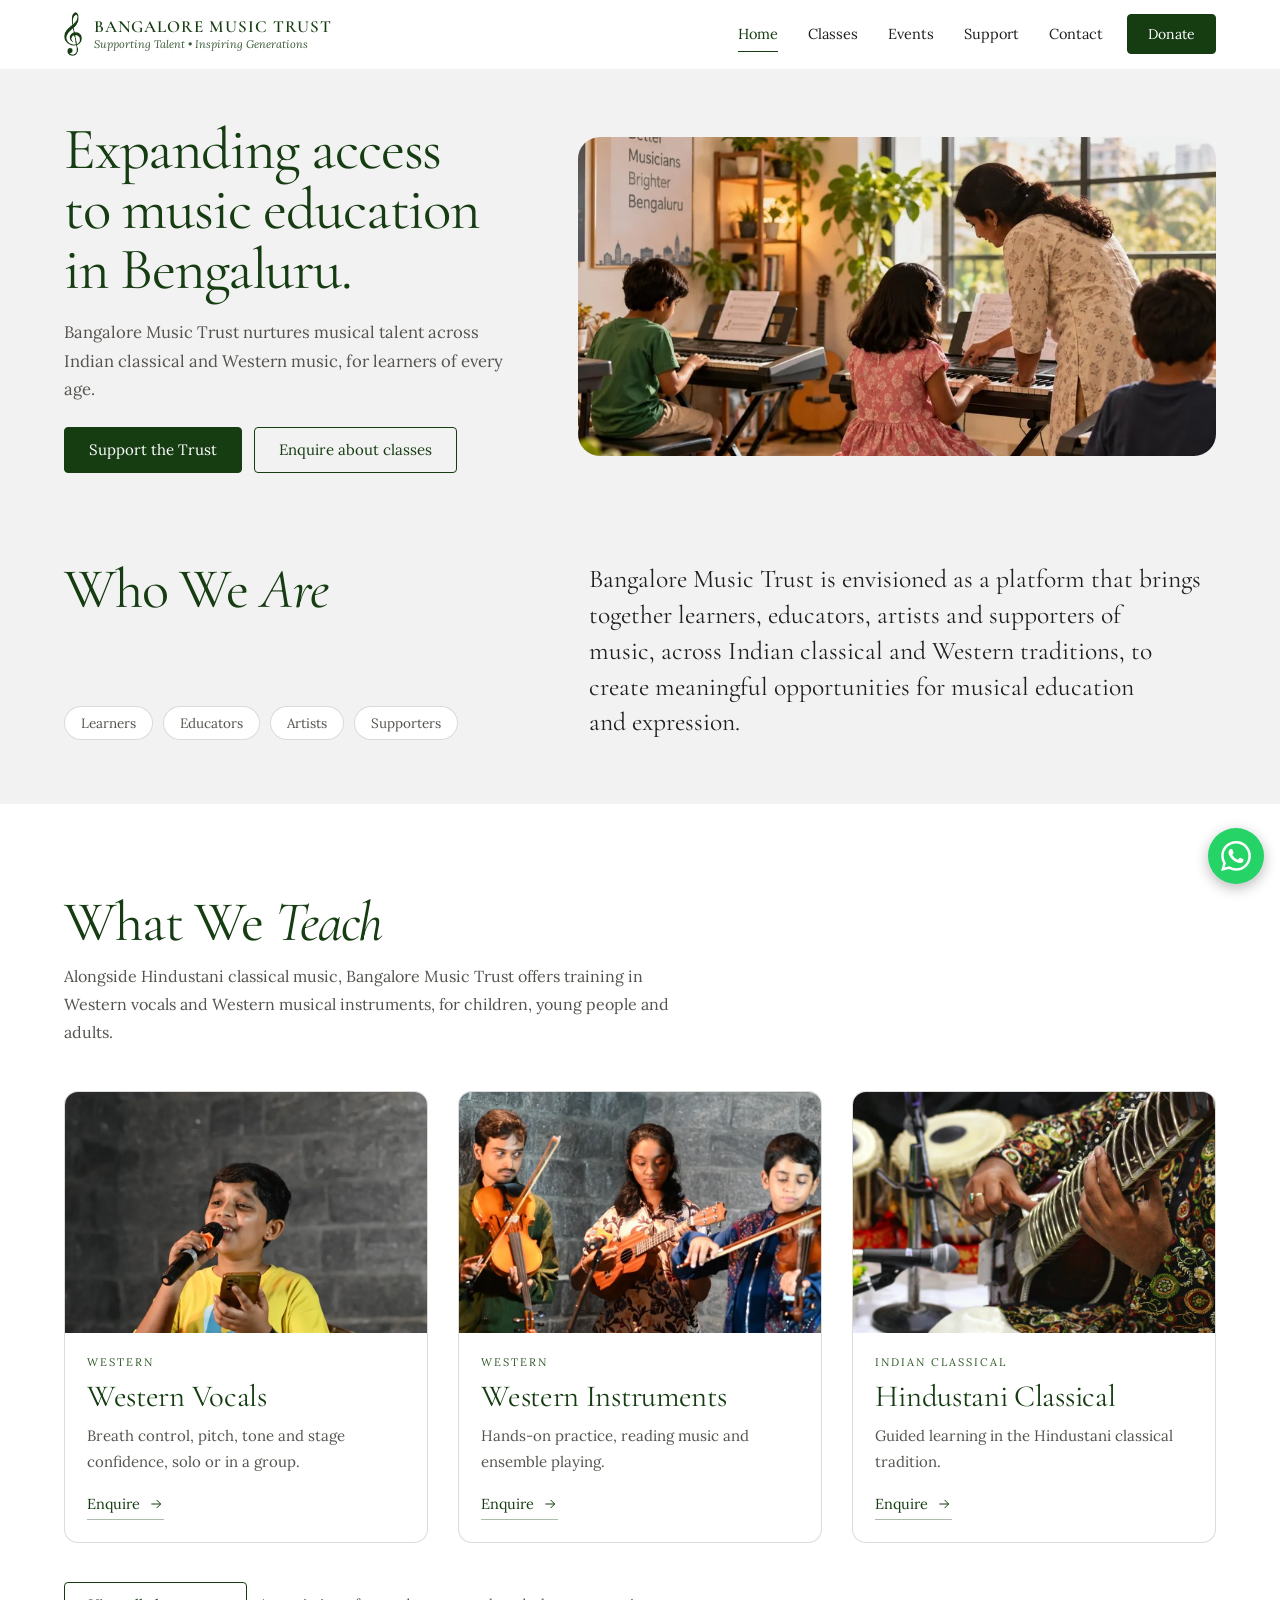
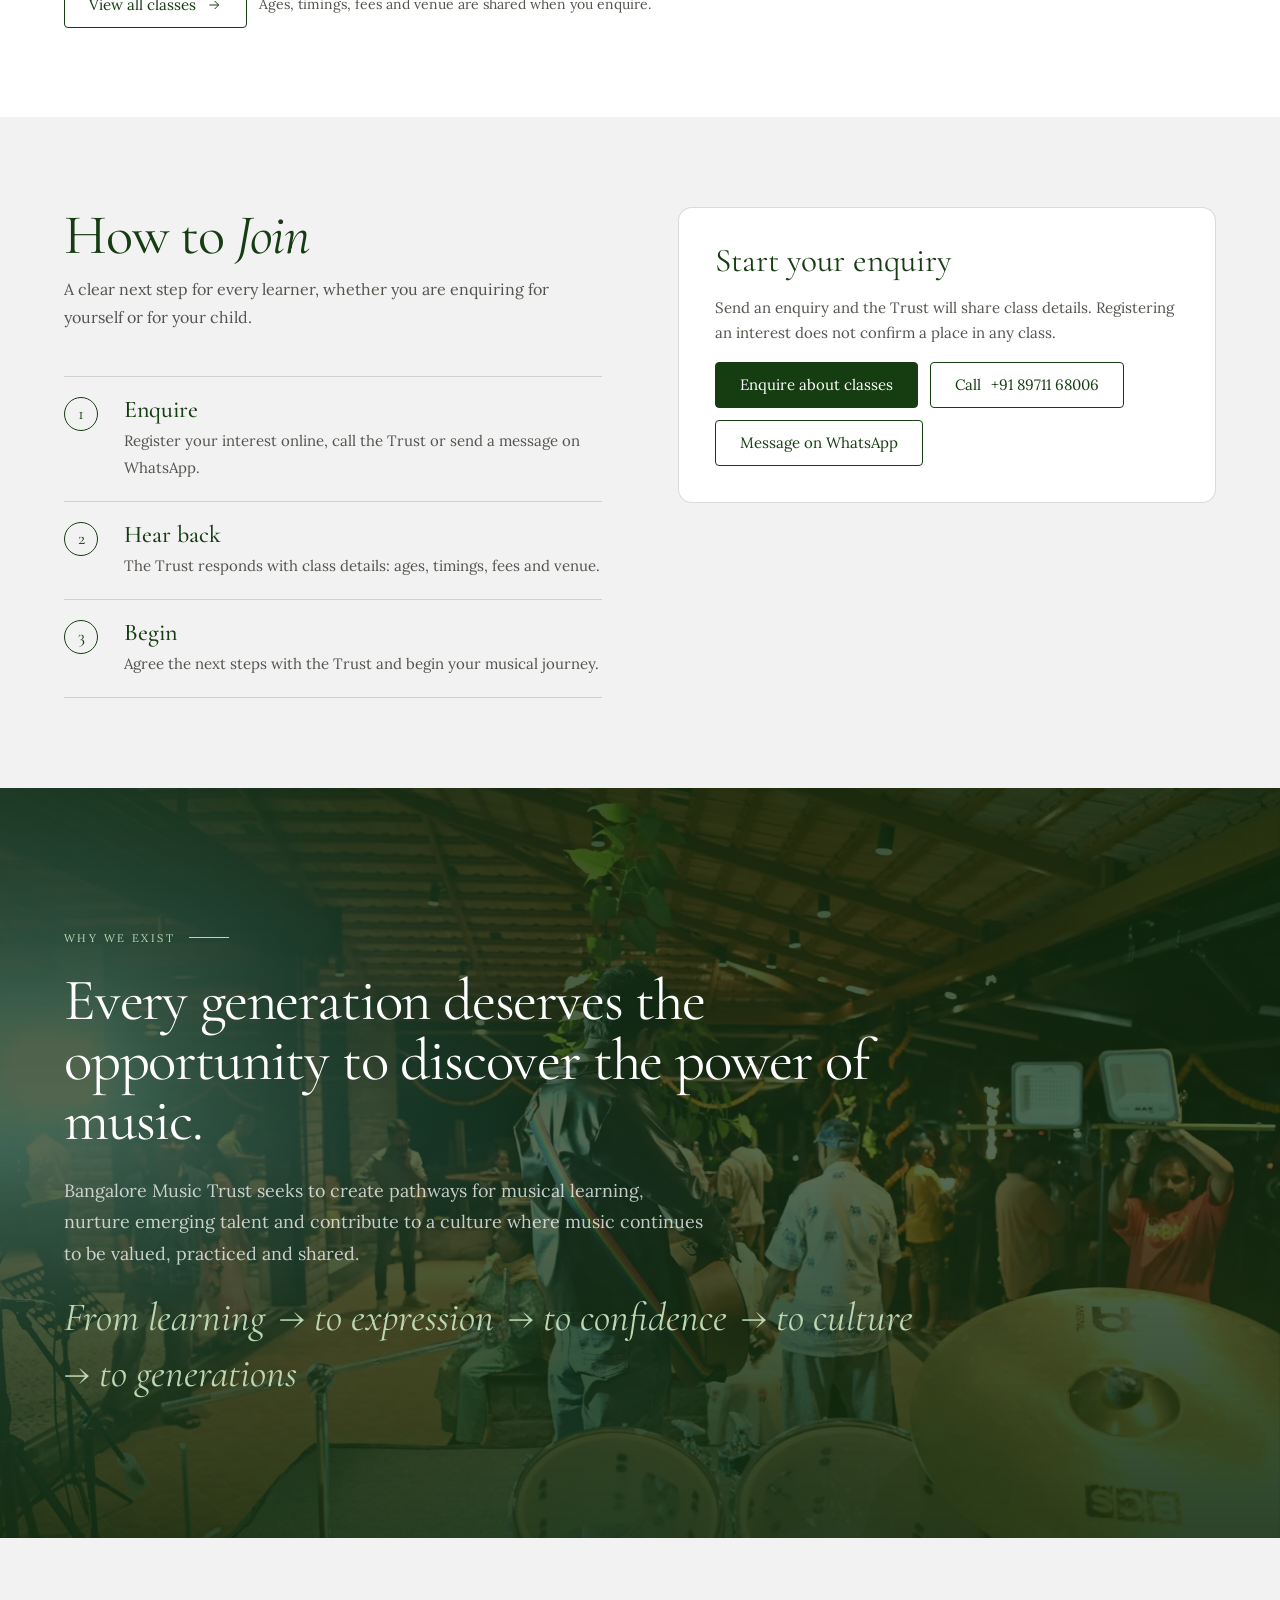
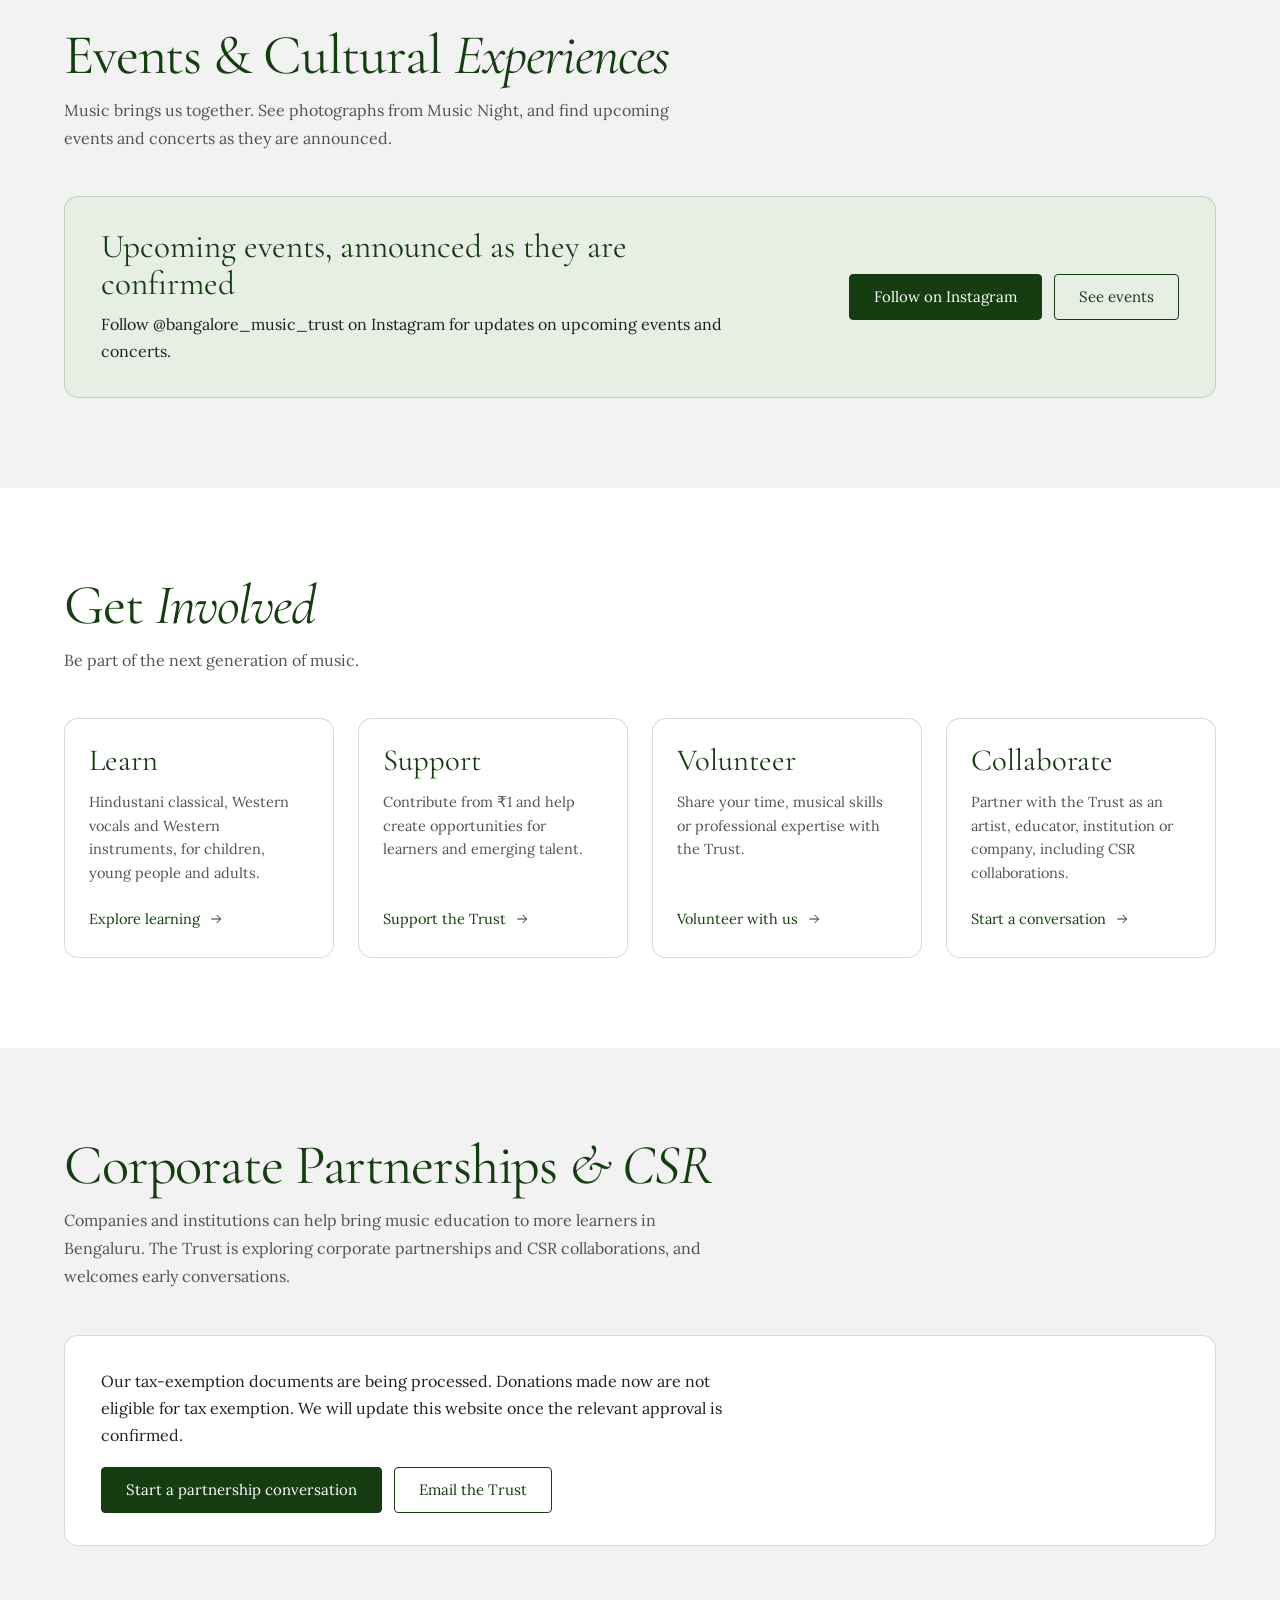
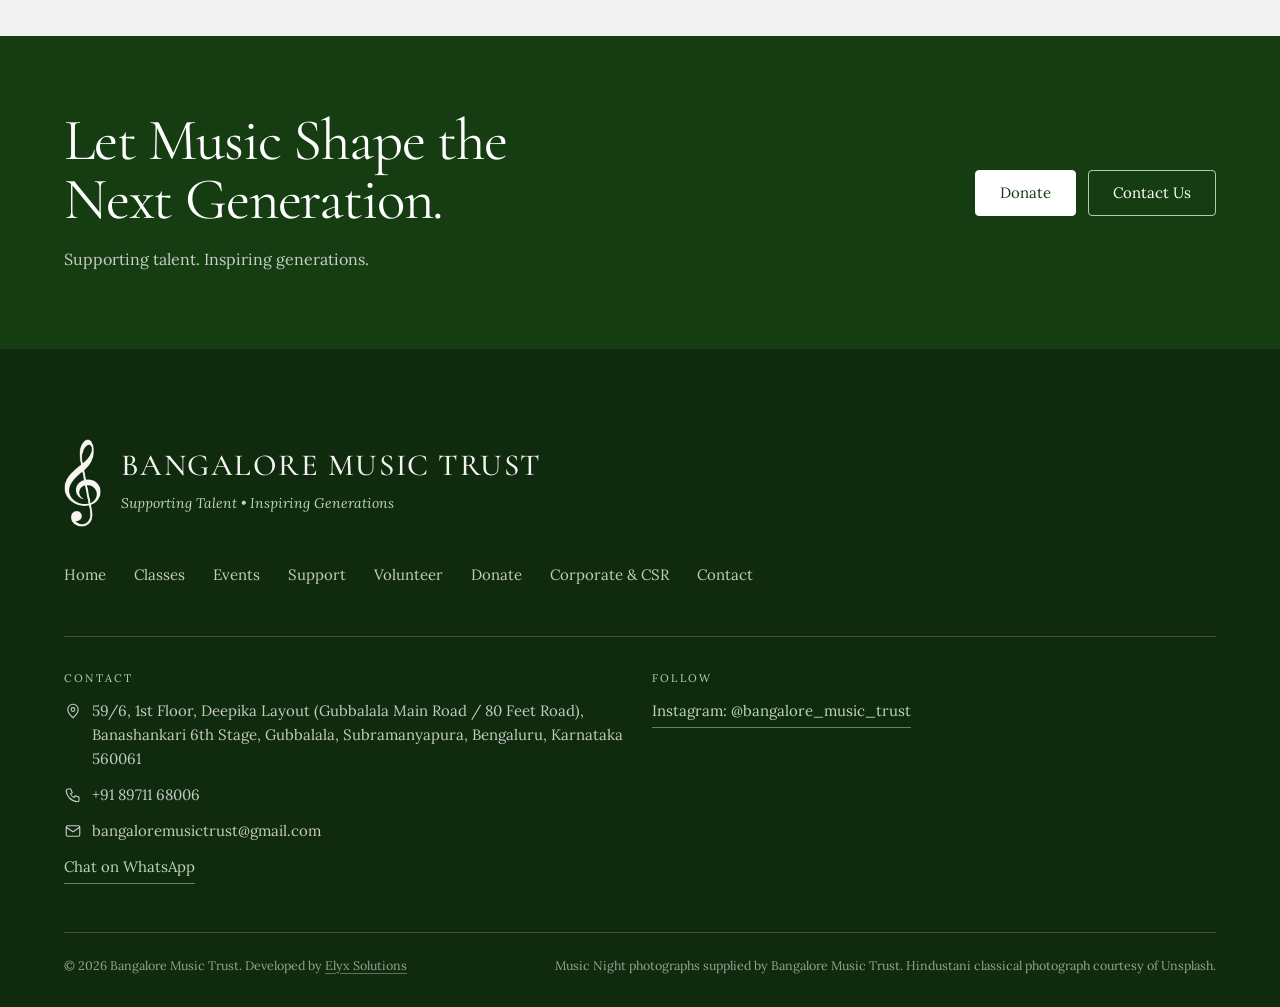
<file: index.html>
<!DOCTYPE html>
<html lang="en">
<head>
<meta charset="utf-8">
<meta name="viewport" content="width=device-width, initial-scale=1">
<link rel="icon" type="image/png" href="assets/logo-mark-green.png">
<title>Bangalore Music Trust — Music Education in Bengaluru</title>
<meta name="description" content="Bangalore Music Trust nurtures musical talent and expands access to music education in Bengaluru: Hindustani classical music, Western vocals and Western instruments for children, young people and adults.">
<meta name="robots" content="index, follow">
<link rel="canonical" href="https://www.bangaloremusictrust.com/">
<meta name="theme-color" content="#163D12">
<meta property="og:type" content="website">
<meta property="og:site_name" content="Bangalore Music Trust">
<meta property="og:locale" content="en_IN">
<meta property="og:url" content="https://www.bangaloremusictrust.com/">
<meta property="og:title" content="Bangalore Music Trust — Supporting Talent • Inspiring Generations">
<meta property="og:description" content="Bangalore Music Trust nurtures musical talent and expands access to music education in Bengaluru: Hindustani classical music, Western vocals and Western instruments for children, young people and adults.">
<meta property="og:image" content="https://www.bangaloremusictrust.com/assets/og-music-night.jpg">
<meta property="og:image:width" content="1200">
<meta property="og:image:height" content="630">
<meta property="og:image:alt" content="A young guitarist with his arms open to the audience during Music Night, with the stage and drum kit behind him">
<meta name="twitter:card" content="summary_large_image">
<meta name="twitter:title" content="Bangalore Music Trust — Supporting Talent • Inspiring Generations">
<meta name="twitter:description" content="Bangalore Music Trust nurtures musical talent and expands access to music education in Bengaluru: Hindustani classical music, Western vocals and Western instruments for children, young people and adults.">
<meta name="twitter:image" content="https://www.bangaloremusictrust.com/assets/og-music-night.jpg">
<meta name="twitter:image:alt" content="A young guitarist with his arms open to the audience during Music Night, with the stage and drum kit behind him">
<script type="application/ld+json">
{
 "@context": "https://schema.org",
 "@graph": [
  {
   "@type": "Organization",
   "@id": "https://www.bangaloremusictrust.com/#organization",
   "name": "Bangalore Music Trust",
   "alternateName": "Bengaluru Music Trust",
   "url": "https://www.bangaloremusictrust.com/",
   "logo": {
    "@type": "ImageObject",
    "url": "https://www.bangaloremusictrust.com/assets/logo-original.jpeg",
    "width": 755,
    "height": 1131
   },
   "slogan": "Supporting Talent • Inspiring Generations",
   "description": "Bangalore Music Trust works to nurture musical talent and expand access to music education in Bengaluru, across Hindustani classical music, Western vocals and Western instruments.",
   "email": "bangaloremusictrust@gmail.com",
   "telephone": "+91 89711 68006",
   "address": {
    "@type": "PostalAddress",
    "streetAddress": "59/6, 1st Floor, Deepika Layout (Gubbalala Main Road / 80 Feet Road), Banashankari 6th Stage, Gubbalala, Subramanyapura",
    "addressLocality": "Bengaluru",
    "addressRegion": "Karnataka",
    "postalCode": "560061",
    "addressCountry": "IN"
   },
   "areaServed": {
    "@type": "City",
    "name": "Bengaluru"
   },
   "knowsAbout": [
    "Music education",
    "Vocal music",
    "Instrumental music",
    "Indian classical music",
    "Hindustani classical music",
    "Western vocals",
    "Western instruments",
    "Contemporary music",
    "Music appreciation"
   ],
   "sameAs": [
    "https://www.instagram.com/bangalore_music_trust/"
   ]
  },
  {
   "@type": "WebSite",
   "@id": "https://www.bangaloremusictrust.com/#website",
   "url": "https://www.bangaloremusictrust.com/",
   "name": "Bangalore Music Trust",
   "alternateName": "Bengaluru Music Trust",
   "inLanguage": "en-IN",
   "publisher": {
    "@id": "https://www.bangaloremusictrust.com/#organization"
   }
  },
  {
   "@type": "WebPage",
   "@id": "https://www.bangaloremusictrust.com/#webpage",
   "url": "https://www.bangaloremusictrust.com/",
   "name": "Bangalore Music Trust — Music Education in Bengaluru",
   "description": "Bangalore Music Trust nurtures musical talent and expands access to music education in Bengaluru: Hindustani classical music, Western vocals and Western instruments for children, young people and adults.",
   "inLanguage": "en-IN",
   "isPartOf": {
    "@id": "https://www.bangaloremusictrust.com/#website"
   },
   "about": {
    "@id": "https://www.bangaloremusictrust.com/#organization"
   },
   "primaryImageOfPage": {
    "@type": "ImageObject",
    "url": "https://www.bangaloremusictrust.com/assets/og-music-night.jpg"
   }
  }
 ]
}
</script>
<link rel="preconnect" href="https://fonts.googleapis.com">
<link rel="preconnect" href="https://fonts.gstatic.com" crossorigin>
<link rel="stylesheet" href="https://fonts.googleapis.com/css2?family=Cormorant+Garamond:ital,wght@0,400;0,500;0,600;1,400;1,500&amp;family=Lora:ital,wght@0,400;0,500;0,600;1,400&amp;display=swap">
<link rel="stylesheet" href="css/site.css">
<script>document.documentElement.classList.add('js');setTimeout(function(){if(!window.__bmtReady)document.documentElement.classList.add('no-reveal')},4000)</script>
<script src="site-content.js" defer></script>
<script src="js/site.js" defer></script>
</head>
<body>

<a class="skip" href="#main">Skip to content</a>
<header class="site-header" id="site-header">
  <nav class="site-nav" aria-label="Primary">
    <a class="brand" href="index.html">
      <img width="236" height="568" src="assets/logo-mark-green.png" alt="">
      <span class="brand-text">
        <span class="brand-name">Bangalore Music Trust</span>
        <span class="brand-tag">Supporting Talent • Inspiring Generations</span>
      </span>
    </a>
    <ul class="nav-links" id="nav-links">
      <li><a href="index.html" aria-current="page">Home</a></li>
      <li><a href="classes/">Classes</a></li>
      <li><a href="events/">Events</a></li>
      <li><a href="Get%20Involved.dc.html">Support</a></li>
      <li><a href="contact/">Contact</a></li>
    </ul>
    <div class="nav-end">
      <a class="btn btn--sm nav-donate" href="Get%20Involved.dc.html#donate">Donate</a>
      <button type="button" class="nav-toggle" id="nav-toggle" aria-label="Open menu" aria-expanded="false" aria-controls="nav-links"><span class="nav-toggle__bars" aria-hidden="true"></span></button>
    </div>
  </nav>
</header>


<main id="main">

<section class="wrap hero-wrap" aria-labelledby="hero-title">
  <div class="hero">
    <div class="hero__copy">
      <h1 id="hero-title">Expanding access to music education in Bengaluru.</h1>
      <p class="hero__sub">Bangalore Music Trust nurtures musical talent across Indian classical and Western music, for learners of every age.</p>
      <div class="hero__actions">
        <a class="btn" href="Get%20Involved.dc.html#donate">Support the Trust</a>
        <a class="btn btn--line" href="contact/">Enquire about classes</a>
      </div>
    </div>
    <div class="hero__media">
      <img src="assets/home/hero-class-1429.webp" srcset="assets/home/hero-class-900.webp 900w, assets/home/hero-class-1429.webp 1429w" sizes="(max-width:900px) 100vw, 740px" width="1429" height="715" alt="Illustration of a music class: a teacher guiding a girl at a keyboard while two boys practise nearby" fetchpriority="high" decoding="async">
    </div>
  </div>
</section>

<section id="who" class="section section--tight" aria-labelledby="who-title">
  <div class="wrap who">
    <div class="section-head reveal who__title" style="margin:0">
      <h2 id="who-title" class="title">Who We <em>Are</em></h2>
    </div>
    <p class="who__text reveal" style="--d:.1s">Bangalore Music Trust is envisioned as a platform that brings together learners, educators, artists and supporters of music, across Indian classical and Western traditions, to create meaningful opportunities for musical education and expression.</p>
    <ul class="chips reveal who__chips" style="--d:.15s" aria-label="Who the Trust brings together"><li>Learners</li><li>Educators</li><li>Artists</li><li>Supporters</li></ul>
  </div>
</section>

<section id="classes" class="section section--alt" aria-labelledby="classes-title">
  <div class="wrap">
    <div class="section-head reveal">
      <h2 id="classes-title" class="title">What We <em>Teach</em></h2>
      <p class="lede">Alongside Hindustani classical music, Bangalore Music Trust offers training in Western vocals and Western musical instruments, for children, young people and adults.</p>
    </div>
    <ul class="cards">
      <li class="card reveal">
        <div class="card__img"><img src="assets/classes/western-vocals.webp" width="960" height="640" alt="A young singer performing into a microphone at Music Night" loading="lazy" decoding="async" style="object-position:50% 50%"></div>
        <div class="card__body">
          <span class="card__kicker">Western</span>
          <h3 class="card__name">Western Vocals</h3>
          <p class="card__text">Breath control, pitch, tone and stage confidence, solo or in a group.</p>
          <a class="card__link" href="contact/" aria-label="Enquire: Western Vocals">Enquire <svg width="16" height="16" viewBox="0 0 24 24" fill="none" stroke="currentColor" stroke-width="1.5" aria-hidden="true"><path d="M5 12h14M13 6l6 6-6 6"></path></svg></a>
        </div>
      </li>
      <li class="card reveal">
        <div class="card__img"><img src="assets/classes/western-instruments.webp" width="960" height="640" alt="Young musicians playing violin and ukulele together at Music Night" loading="lazy" decoding="async" style="object-position:50% 50%"></div>
        <div class="card__body">
          <span class="card__kicker">Western</span>
          <h3 class="card__name">Western Instruments</h3>
          <p class="card__text">Hands-on practice, reading music and ensemble playing.</p>
          <a class="card__link" href="contact/" aria-label="Enquire: Western Instruments">Enquire <svg width="16" height="16" viewBox="0 0 24 24" fill="none" stroke="currentColor" stroke-width="1.5" aria-hidden="true"><path d="M5 12h14M13 6l6 6-6 6"></path></svg></a>
        </div>
      </li>
      <li class="card reveal">
        <div class="card__img"><img src="assets/classes/hindustani-classical.webp" width="960" height="640" alt="A sitar and tabla being played together on stage" loading="lazy" decoding="async" style="object-position:50% 50%"></div>
        <div class="card__body">
          <span class="card__kicker">Indian classical</span>
          <h3 class="card__name">Hindustani Classical</h3>
          <p class="card__text">Guided learning in the Hindustani classical tradition.</p>
          <a class="card__link" href="contact/" aria-label="Enquire: Hindustani Classical">Enquire <svg width="16" height="16" viewBox="0 0 24 24" fill="none" stroke="currentColor" stroke-width="1.5" aria-hidden="true"><path d="M5 12h14M13 6l6 6-6 6"></path></svg></a>
        </div>
      </li>
    </ul>
    <div class="more reveal">
      <a class="btn btn--line" href="classes/">View all classes <svg width="16" height="16" viewBox="0 0 24 24" fill="none" stroke="currentColor" stroke-width="1.5" aria-hidden="true"><path d="M5 12h14M13 6l6 6-6 6"></path></svg></a>
      <span class="lede" style="font-size:14px">Ages, timings, fees and venue are shared when you enquire.</span>
    </div>
  </div>
</section>

<section id="join" class="section" aria-labelledby="join-title">
  <div class="wrap join">
    <div class="reveal">
      <div class="section-head">
        <h2 id="join-title" class="title">How to <em>Join</em></h2>
        <p class="lede">A clear next step for every learner, whether you are enquiring for yourself or for your child.</p>
      </div>
      <ol class="steps">
        <li><div><strong>Enquire</strong><span>Register your interest online, call the Trust or send a message on WhatsApp.</span></div></li>
        <li><div><strong>Hear back</strong><span>The Trust responds with class details: ages, timings, fees and venue.</span></div></li>
        <li><div><strong>Begin</strong><span>Agree the next steps with the Trust and begin your musical journey.</span></div></li>
      </ol>
    </div>
    <div class="panel reveal" style="--d:.1s">
      <h3>Start your enquiry</h3>
      <p>Send an enquiry and the Trust will share class details. Registering an interest does not confirm a place in any class.</p>
      <div class="panel__actions">
        <a class="btn" href="contact/">Enquire about classes</a>
        <a class="btn btn--line" data-bmt="phone" href="tel:+918971168006">Call <span data-bmt="phone-text">+91 89711 68006</span></a>
        <a class="btn btn--line" data-bmt="wa" href="https://wa.me/918971168006?text=Hello%20Bangalore%20Music%20Trust%2C%20I%20would%20like%20to%20know%20more%20about%20your%20music%20classes%20and%20programs." target="_blank" rel="noopener">Message on WhatsApp</a>
      </div>
    </div>
  </div>
</section>

<section id="mission" class="statement" aria-labelledby="mission-title">
  <div class="statement__media" data-parallax="0.08" aria-hidden="true">
    <img src="assets/home/stage-music-night-1800.webp" srcset="assets/home/stage-music-night-900.webp 900w, assets/home/stage-music-night-1800.webp 1800w" sizes="100vw" width="1800" height="1198" alt="" loading="lazy" decoding="async">
  </div>
  <div class="wrap">
    <div class="statement__in reveal">
      <span class="label">Why We Exist</span>
      <h2 id="mission-title">Every generation deserves the opportunity to discover the power of music.</h2>
      <p>Bangalore Music Trust seeks to create pathways for musical learning, nurture emerging talent and contribute to a culture where music continues to be valued, practiced and shared.</p>
      <p class="journey" aria-label="From learning to generations"><span>From learning</span><span>→ to expression</span><span>→ to confidence</span><span>→ to culture</span><span>→ to generations</span></p>
    </div>
  </div>
</section>

<section id="events" class="section" aria-labelledby="events-title">
  <div class="wrap">
    <div class="section-head reveal">
      <h2 id="events-title" class="title">Events &amp; Cultural <em>Experiences</em></h2>
      <p class="lede">Music brings us together. See photographs from Music Night, and find upcoming events and concerts as they are announced.</p>
    </div>
    <div class="band band--events reveal">
      <div class="band__text">
        <h3>Upcoming events, announced as they are confirmed</h3>
        <p>Follow @bangalore_music_trust on Instagram for updates on upcoming events and concerts.</p>
      </div>
      <div class="band__actions">
        <a class="btn" data-bmt="instagram" href="https://www.instagram.com/bangalore_music_trust/" target="_blank" rel="noopener">Follow on Instagram</a>
        <a class="btn btn--line" href="events/">See events</a>
      </div>
    </div>
  </div>
</section>

<section id="get-involved" class="section section--alt" aria-labelledby="gi-title">
  <div class="wrap">
    <div class="section-head reveal">
      <h2 id="gi-title" class="title">Get <em>Involved</em></h2>
      <p class="lede">Be part of the next generation of music.</p>
    </div>
    <ul class="ways">
      <li class="reveal"><a class="way" href="classes/"><h3>Learn</h3><p>Hindustani classical, Western vocals and Western instruments, for children, young people and adults.</p><span class="way__cta">Explore learning <svg width="16" height="16" viewBox="0 0 24 24" fill="none" stroke="currentColor" stroke-width="1.5" aria-hidden="true"><path d="M5 12h14M13 6l6 6-6 6"></path></svg></span></a></li>
      <li class="reveal" style="--d:.06s"><a class="way" href="Get%20Involved.dc.html#donate"><h3>Support</h3><p>Contribute from ₹1 and help create opportunities for learners and emerging talent.</p><span class="way__cta">Support the Trust <svg width="16" height="16" viewBox="0 0 24 24" fill="none" stroke="currentColor" stroke-width="1.5" aria-hidden="true"><path d="M5 12h14M13 6l6 6-6 6"></path></svg></span></a></li>
      <li class="reveal" style="--d:.12s"><a class="way" href="contact/?topic=volunteering"><h3>Volunteer</h3><p>Share your time, musical skills or professional expertise with the Trust.</p><span class="way__cta">Volunteer with us <svg width="16" height="16" viewBox="0 0 24 24" fill="none" stroke="currentColor" stroke-width="1.5" aria-hidden="true"><path d="M5 12h14M13 6l6 6-6 6"></path></svg></span></a></li>
      <li class="reveal" style="--d:.18s"><a class="way" href="Get%20Involved.dc.html#collaborate"><h3>Collaborate</h3><p>Partner with the Trust as an artist, educator, institution or company, including CSR collaborations.</p><span class="way__cta">Start a conversation <svg width="16" height="16" viewBox="0 0 24 24" fill="none" stroke="currentColor" stroke-width="1.5" aria-hidden="true"><path d="M5 12h14M13 6l6 6-6 6"></path></svg></span></a></li>
    </ul>
  </div>
</section>

<section id="csr" class="section" aria-labelledby="csr-title">
  <div class="wrap">
    <div class="section-head reveal">
      <h2 id="csr-title" class="title">Corporate Partnerships <em>&amp; CSR</em></h2>
      <p class="lede">Companies and institutions can help bring music education to more learners in Bengaluru. The Trust is exploring corporate partnerships and CSR collaborations, and welcomes early conversations.</p>
    </div>
    <div class="band reveal">
      <p>Our tax-exemption documents are being processed. Donations made now are not eligible for tax exemption. We will update this website once the relevant approval is confirmed.</p>
      <div class="band__actions">
        <a class="btn" href="Get%20Involved.dc.html#collaborate">Start a partnership conversation</a>
        <a class="btn btn--line" data-bmt="email" href="mailto:bangaloremusictrust@gmail.com">Email the Trust</a>
      </div>
    </div>
  </div>
</section>

<section class="closing" aria-labelledby="closing-title">
  <div class="wrap closing__in">
    <div class="reveal closing__text">
      <h2 id="closing-title">Let Music Shape the Next Generation.</h2>
      <p>Supporting talent. Inspiring generations.</p>
    </div>
    <div class="closing__actions reveal" style="--d:.1s">
      <a class="btn btn--light" href="Get%20Involved.dc.html#donate">Donate</a>
      <a class="btn btn--ghost" href="contact/">Contact Us</a>
    </div>
  </div>
</section>

</main>

<footer class="site-footer">
  <div class="footer-in">
    <div class="footer-top">
      <div class="footer-brand">
        <img width="236" height="568" src="assets/logo-mark-ivory.png" alt="Bangalore Music Trust treble-clef mark">
        <div style="display:flex;flex-direction:column;gap:10px">
          <span class="footer-name">Bangalore Music Trust</span>
          <span class="footer-tag">Supporting Talent • Inspiring Generations</span>
        </div>
      </div>
      <nav class="footer-nav" aria-label="Footer">
        <a href="index.html">Home</a>
        <a href="classes/">Classes</a>
        <a href="events/">Events</a>
        <a href="Get%20Involved.dc.html">Support</a>
        <a href="contact/?topic=volunteering">Volunteer</a>
        <a href="Get%20Involved.dc.html#donate">Donate</a>
        <a href="Get%20Involved.dc.html#csr">Corporate &amp; CSR</a>
        <a href="contact/">Contact</a>
      </nav>
    </div>
    <div class="footer-mid">
      <div class="footer-col">
        <span class="footer-label">Contact</span>
        <a class="footer-line" data-bmt="maps" href="https://www.google.com/maps/search/?api=1&amp;query=59%2F6%2C%201st%20Floor%2C%20Deepika%20Layout%20(Gubbalala%20Main%20Road%20%2F%2080%20Feet%20Road)%2C%20Banashankari%206th%20Stage%2C%20Gubbalala%2C%20Subramanyapura%2C%20Bengaluru%2C%20Karnataka%20560061" target="_blank" rel="noopener" aria-label="Address (opens Google Maps)"><svg width="18" height="18" viewBox="0 0 24 24" fill="none" stroke="currentColor" stroke-width="1.5" aria-hidden="true"><path d="M12 21s7-6.2 7-11a7 7 0 0 0-14 0c0 4.8 7 11 7 11z"/><circle cx="12" cy="10" r="2.5"/></svg><span data-bmt="address">59/6, 1st Floor, Deepika Layout (Gubbalala Main Road / 80 Feet Road), Banashankari 6th Stage, Gubbalala, Subramanyapura, Bengaluru, Karnataka 560061</span></a>
        <a class="footer-line" data-bmt="phone" href="tel:+918971168006"><svg width="18" height="18" viewBox="0 0 24 24" fill="none" stroke="currentColor" stroke-width="1.5" aria-hidden="true"><path d="M5 4h4l2 5-2.5 1.5a11 11 0 0 0 5 5L15 13l5 2v4a2 2 0 0 1-2 2A16 16 0 0 1 3 6a2 2 0 0 1 2-2z"/></svg><span data-bmt="phone-text">+91 89711 68006</span></a>
        <a class="footer-line" data-bmt="email" href="mailto:bangaloremusictrust@gmail.com"><svg width="18" height="18" viewBox="0 0 24 24" fill="none" stroke="currentColor" stroke-width="1.5" aria-hidden="true"><rect x="3" y="5" width="18" height="14" rx="2"/><path d="m3 7 9 6 9-6"/></svg><span data-bmt="email-text">bangaloremusictrust@gmail.com</span></a>
        <a class="footer-link" data-bmt="wa" href="https://wa.me/918971168006?text=Hello%20Bangalore%20Music%20Trust%2C%20I%20would%20like%20to%20know%20more%20about%20your%20music%20classes%20and%20programs." target="_blank" rel="noopener">Chat on WhatsApp</a>
      </div>
      <div class="footer-col">
        <span class="footer-label">Follow</span>
        <a class="footer-link" data-bmt="instagram" href="https://www.instagram.com/bangalore_music_trust/" target="_blank" rel="noopener">Instagram: @bangalore_music_trust</a>
      </div>
    </div>
    <div class="footer-base">
      <span>© 2026 Bangalore Music Trust. Developed by <a href="https://elyxsolutions.in/" target="_blank" rel="noopener noreferrer">Elyx Solutions</a></span>
      <span>Music Night photographs supplied by Bangalore Music Trust. Hindustani classical photograph courtesy of Unsplash.</span>
    </div>
  </div>
</footer>

</body>
</html>
</file>
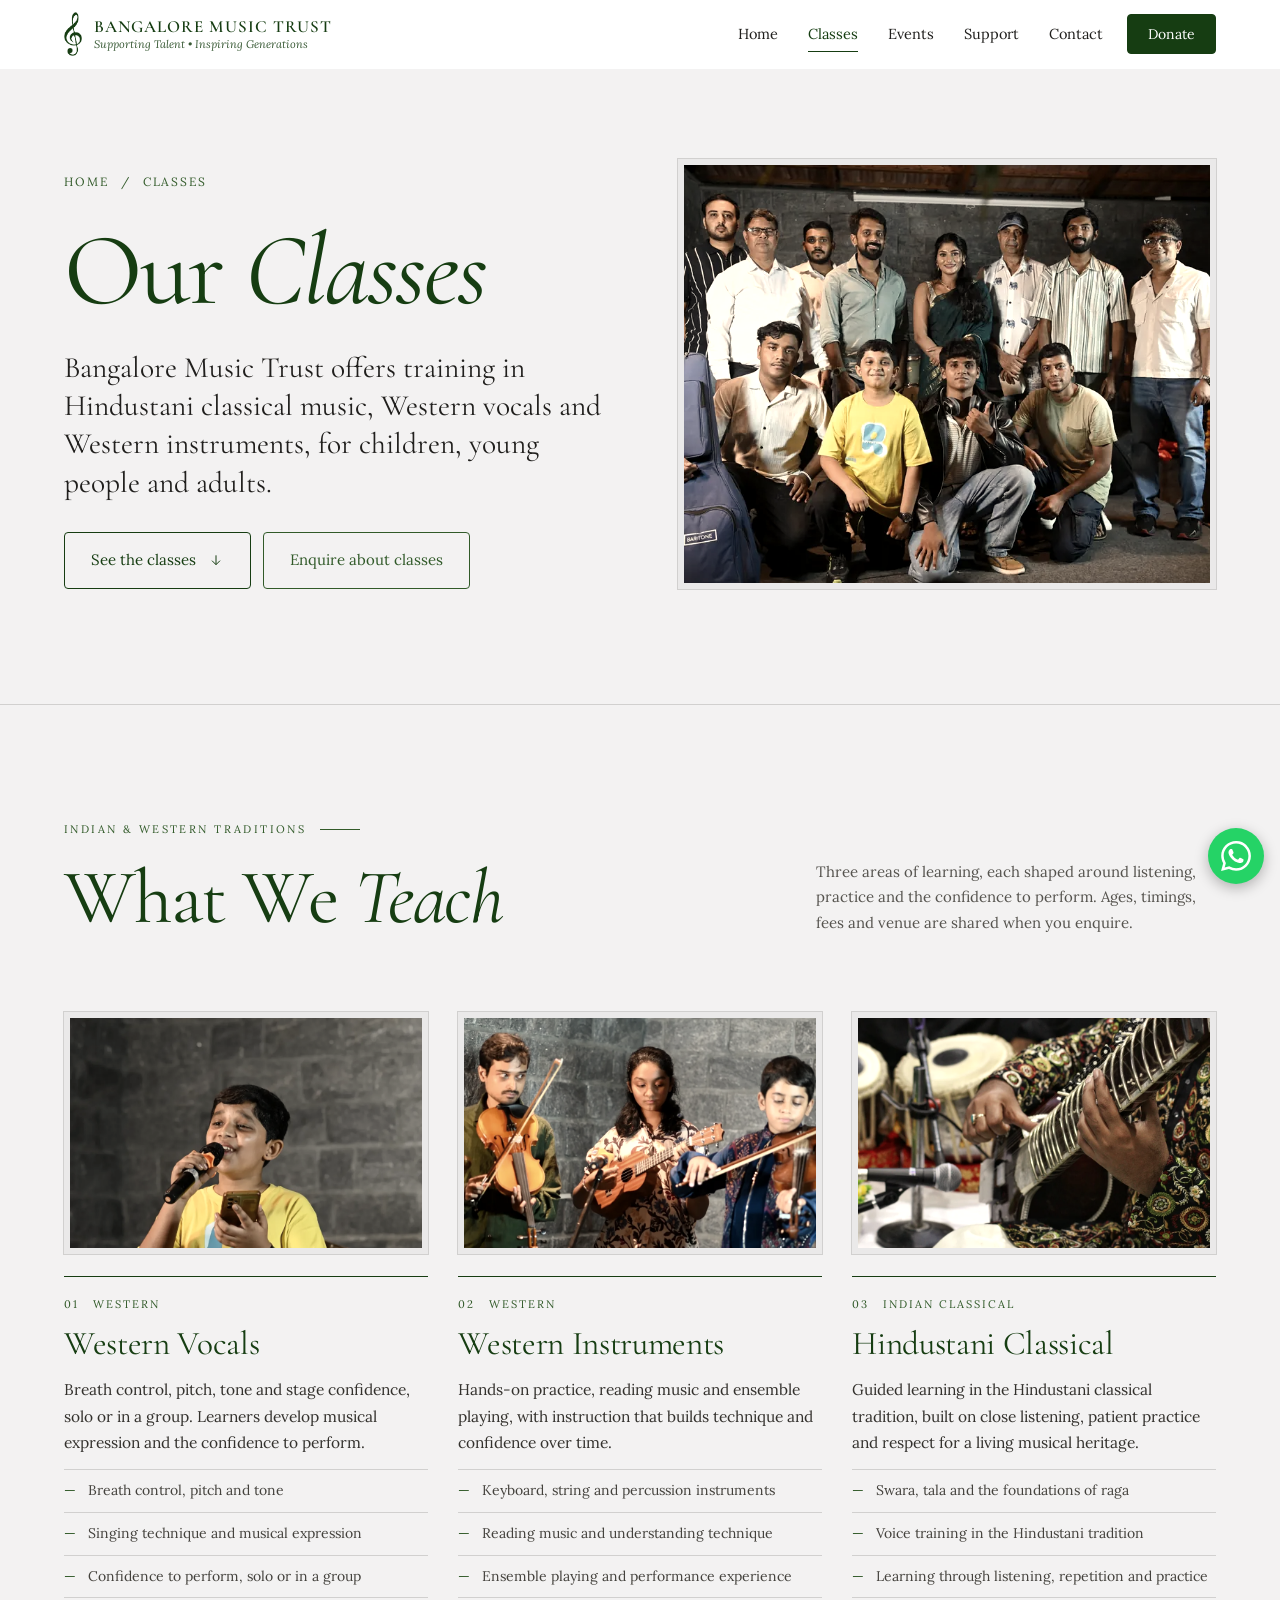
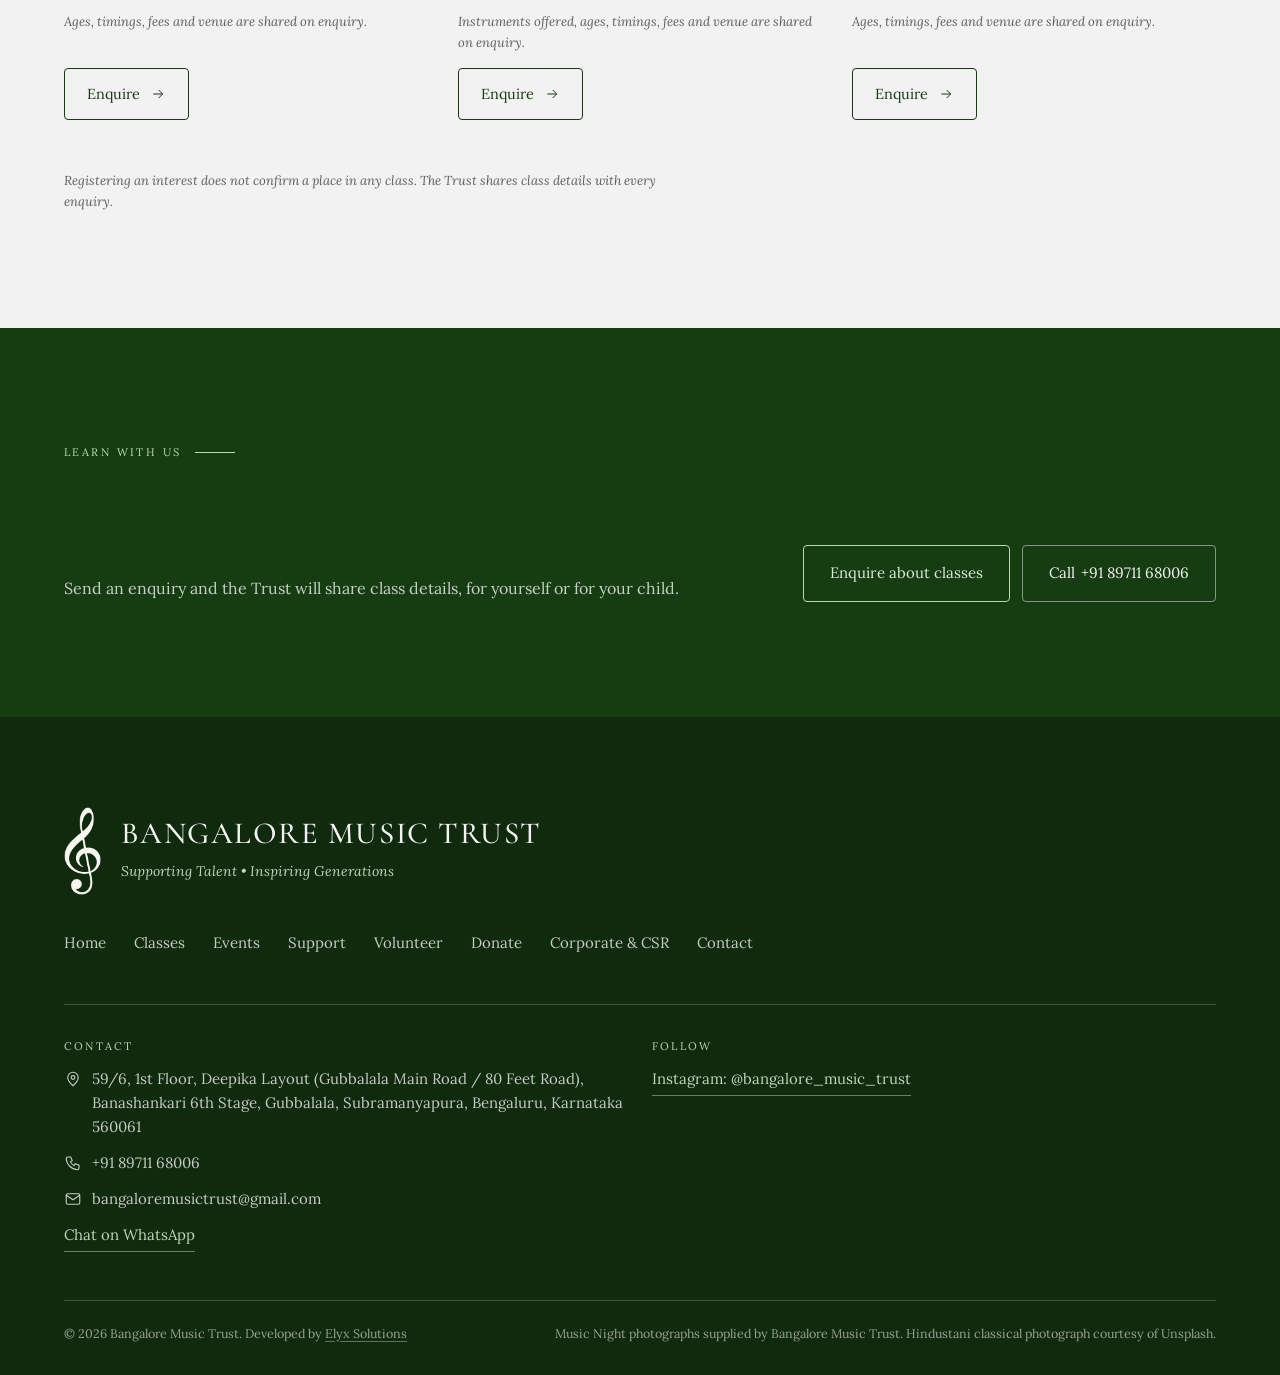
<file: classes/index.html>
<!DOCTYPE html>
<html lang="en">
<head>
<meta charset="utf-8">
<meta name="viewport" content="width=device-width, initial-scale=1">
<link rel="icon" type="image/png" href="../assets/logo-mark-green.png">
<title>Classes — Bangalore Music Trust</title>
<meta name="description" content="Classes at Bangalore Music Trust in Bengaluru: Hindustani classical music, Western vocals and Western instruments for children, young people and adults. Enquire for ages, timings, fees and venue.">
<meta name="robots" content="index, follow">
<link rel="canonical" href="https://www.bangaloremusictrust.com/classes/">
<meta name="theme-color" content="#163D12">
<meta property="og:type" content="website">
<meta property="og:site_name" content="Bangalore Music Trust">
<meta property="og:locale" content="en_IN">
<meta property="og:url" content="https://www.bangaloremusictrust.com/classes/">
<meta property="og:title" content="Classes — Bangalore Music Trust">
<meta property="og:description" content="Classes at Bangalore Music Trust in Bengaluru: Hindustani classical music, Western vocals and Western instruments for children, young people and adults. Enquire for ages, timings, fees and venue.">
<meta property="og:image" content="https://www.bangaloremusictrust.com/assets/og-music-night.jpg">
<meta property="og:image:alt" content="A young guitarist with his arms open to the audience during Music Night">
<meta name="twitter:card" content="summary_large_image">
<meta name="twitter:title" content="Classes — Bangalore Music Trust">
<meta name="twitter:description" content="Classes at Bangalore Music Trust in Bengaluru: Hindustani classical music, Western vocals and Western instruments for children, young people and adults. Enquire for ages, timings, fees and venue.">
<meta name="twitter:image" content="https://www.bangaloremusictrust.com/assets/og-music-night.jpg">
<meta name="twitter:image:alt" content="A young guitarist with his arms open to the audience during Music Night">
<link rel="preconnect" href="https://fonts.googleapis.com">
<link rel="preconnect" href="https://fonts.gstatic.com" crossorigin>
<link rel="stylesheet" href="https://fonts.googleapis.com/css2?family=Cormorant+Garamond:ital,wght@0,400;0,500;0,600;1,400;1,500&amp;family=Lora:ital,wght@0,400;0,500;0,600;1,400&amp;display=swap">
<link rel="stylesheet" href="../css/site.css">
<script>document.documentElement.classList.add('js');setTimeout(function(){if(!window.__bmtReady)document.documentElement.classList.add('no-reveal')},4000)</script>
<style>

/* Everything below is specific to the Events page (ev- prefix). */
.ev-frame{overflow:hidden;border:6px solid #eae9e9;outline:1px solid rgba(32,31,29,.16);background:#eae9e9}
.ev-frame img{width:100%;height:100%;object-fit:cover;filter:sepia(.22) saturate(.82) contrast(1.05)}
.ev-btn-line{display:inline-flex;align-items:center;gap:12px;padding:15px 26px;border-radius:4px;border:1px solid #163D12;color:#163D12;font-size:15px}
.ev-btn-line:hover{background:rgba(22,61,18,.07);color:#163D12}
.ev-btn-gold{display:inline-flex;align-items:center;padding:15px 26px;border-radius:4px;border:1px solid #315A29;color:#315A29;font-size:15px}
.ev-btn-gold:hover{background:rgba(22,61,18,.07);color:#315A29}
@media (max-width:640px){
      #ev-prev{left:8px}#ev-next{right:8px}
  .m-fab-clear{padding-right:72px}
  .m-nav{gap:12px!important}
  .m-logo{height:72px!important}
}

/* Classes page: individual image cards, same framed-image treatment as the rest of the site. */
.cl-grid{list-style:none;margin:0;padding:0;display:grid;grid-template-columns:repeat(auto-fit,minmax(min(100%,300px),1fr));gap:clamp(28px,3vw,44px) clamp(20px,2.4vw,36px)}
.cl-card{display:flex;flex-direction:column;min-width:0}
.cl-card .ev-frame{aspect-ratio:3/2}
.cl-body{display:flex;flex-direction:column;flex:1;gap:14px;border-top:1px solid #163D12;margin-top:22px;padding-top:18px}
.cl-eyebrow{display:flex;align-items:center;gap:14px;font-size:11px;letter-spacing:.18em;text-transform:uppercase;color:#315A29}
.cl-name{margin:0;font-family:'Cormorant Garamond',Georgia,serif;font-weight:400;font-size:clamp(30px,2.6vw,40px);line-height:1.05;letter-spacing:-.01em;color:#163D12}
.cl-desc{margin:0;font-size:15.5px;line-height:1.7;color:#33312d}
.cl-points{list-style:none;margin:0;padding:0;border-top:1px solid rgba(32,31,29,.16)}
.cl-points li{display:flex;gap:12px;padding:10px 0;border-bottom:1px solid rgba(32,31,29,.16);font-size:14px;line-height:1.55;color:#44423d}
.cl-points li::before{content:"\2014";color:#315A29;flex:none}
.cl-note{margin:0;font-size:13px;font-style:italic;line-height:1.6;color:#605d5d}
.cl-link{margin-top:auto;align-self:flex-start;display:inline-flex;align-items:center;gap:10px;padding:13px 22px;border-radius:4px;border:1px solid #163D12;color:#163D12;font-size:14.5px}
.cl-link:hover{background:rgba(22,61,18,.07);color:#163D12}
</style>
<script src="../site-content.js"></script>
</head>
<body>

<a class="skip" href="#main">Skip to content</a>
<header class="site-header" id="site-header">
  <nav class="site-nav" aria-label="Primary">
    <a class="brand" href="../index.html">
      <img width="236" height="568" src="../assets/logo-mark-green.png" alt="">
      <span class="brand-text">
        <span class="brand-name">Bangalore Music Trust</span>
        <span class="brand-tag">Supporting Talent • Inspiring Generations</span>
      </span>
    </a>
    <ul class="nav-links" id="nav-links">
      <li><a href="../index.html">Home</a></li>
      <li><a href="../classes/" aria-current="page">Classes</a></li>
      <li><a href="../events/">Events</a></li>
      <li><a href="../Get%20Involved.dc.html">Support</a></li>
      <li><a href="../contact/">Contact</a></li>
    </ul>
    <div class="nav-end">
      <a class="btn btn--sm nav-donate" href="../Get%20Involved.dc.html#donate">Donate</a>
      <button type="button" class="nav-toggle" id="nav-toggle" aria-label="Open menu" aria-expanded="false" aria-controls="nav-links"><span class="nav-toggle__bars" aria-hidden="true"></span></button>
    </div>
  </nav>
</header>


<main id="main">

<section aria-labelledby="page-title" style="padding:clamp(56px,7vw,100px) clamp(20px,5vw,72px) clamp(72px,9vw,130px)">
  <div style="max-width:1440px;margin:0 auto;display:grid;grid-template-columns:repeat(auto-fit,minmax(min(100%,460px),1fr));gap:56px clamp(48px,6vw,100px);align-items:end">
    <div style="display:flex;flex-direction:column;gap:30px">
      <p style="margin:0;display:flex;align-items:center;gap:12px;font-size:12px;letter-spacing:.16em;text-transform:uppercase;color:#315A29"><a href="../index.html" style="color:#315A29">Home</a><span aria-hidden="true">/</span><span>Classes</span></p>
      <h1 id="page-title" style="margin:0;font-family:'Cormorant Garamond',Georgia,serif;font-weight:400;line-height:.95;letter-spacing:-.02em;color:#163D12;font-size:clamp(56px,8vw,128px)">Our <em>Classes</em></h1>
      <p style="margin:0;font-family:'Cormorant Garamond',Georgia,serif;font-size:clamp(24px,2.3vw,34px);line-height:1.3;max-width:560px;text-wrap:pretty">Bangalore Music Trust offers training in Hindustani classical music, Western vocals and Western instruments, for children, young people and adults.</p>
      <div style="display:flex;flex-wrap:wrap;gap:12px">
        <a href="#our-classes" class="ev-btn-line">See the classes
          <svg width="16" height="16" viewBox="0 0 24 24" fill="none" stroke="currentColor" stroke-width="1.5" aria-hidden="true"><path d="M12 5v14M6 13l6 6 6-6"></path></svg>
        </a>
        <a href="../contact/" class="ev-btn-gold">Enquire about classes</a>
      </div>
    </div>
    <figure style="margin:0">
      <div class="ev-frame" style="aspect-ratio:5/4">
        <img src="../assets/home/community-music-night-1800.webp" srcset="../assets/home/community-music-night-900.webp 900w, ../assets/home/community-music-night-1800.webp 1800w" sizes="(max-width:900px) 100vw, 50vw" width="1800" height="1198" alt="Young musicians, teachers and supporters gathered together after Music Night" fetchpriority="high" style="object-position:50% 45%">
      </div>
    </figure>
  </div>
</section>

<section class="reveal" id="our-classes" aria-labelledby="classes-title" style="border-top:1px solid rgba(32,31,29,.16);padding:clamp(72px,9vw,140px) clamp(20px,5vw,72px)">
  <div style="max-width:1440px;margin:0 auto">
    <div style="display:flex;flex-wrap:wrap;justify-content:space-between;align-items:flex-end;gap:28px;margin-bottom:clamp(48px,6vw,80px)">
      <div style="display:flex;flex-direction:column;gap:24px">
        <div style="display:flex;align-items:center;gap:14px;font-size:11px;letter-spacing:.22em;text-transform:uppercase;color:#315A29"><span>Indian &amp; Western Traditions</span><span style="width:40px;height:1px;background:currentColor"></span></div>
        <h2 id="classes-title" style="margin:0;font-family:'Cormorant Garamond',Georgia,serif;font-weight:400;line-height:.95;letter-spacing:-.02em;color:#163D12;font-size:clamp(46px,6vw,96px)">What We <em>Teach</em></h2>
      </div>
      <p style="margin:0;max-width:400px;font-size:15px;line-height:1.7;color:#55534e">Three areas of learning, each shaped around listening, practice and the confidence to perform. Ages, timings, fees and venue are shared when you enquire.</p>
    </div>
    <ul class="cl-grid">
      <li class="cl-card">
        <div class="ev-frame"><img src="../assets/classes/western-vocals.webp" width="960" height="640" alt="A young singer performing into a microphone at Music Night" loading="lazy" decoding="async"></div>
        <div class="cl-body">
          <div class="cl-eyebrow"><span>01</span><span>Western</span></div>
          <h3 class="cl-name">Western Vocals</h3>
          <p class="cl-desc">Breath control, pitch, tone and stage confidence, solo or in a group. Learners develop musical expression and the confidence to perform.</p>
          <ul class="cl-points"><li>Breath control, pitch and tone</li><li>Singing technique and musical expression</li><li>Confidence to perform, solo or in a group</li></ul>
          <p class="cl-note">Ages, timings, fees and venue are shared on enquiry.</p>
          <a class="cl-link" href="../contact/" aria-label="Enquire about Western Vocals">Enquire <svg width="16" height="16" viewBox="0 0 24 24" fill="none" stroke="currentColor" stroke-width="1.5" aria-hidden="true"><path d="M5 12h14M13 6l6 6-6 6"></path></svg></a>
        </div>
      </li>
      <li class="cl-card">
        <div class="ev-frame"><img src="../assets/classes/western-instruments.webp" width="960" height="640" alt="Young musicians playing violin and ukulele together at Music Night" loading="lazy" decoding="async"></div>
        <div class="cl-body">
          <div class="cl-eyebrow"><span>02</span><span>Western</span></div>
          <h3 class="cl-name">Western Instruments</h3>
          <p class="cl-desc">Hands-on practice, reading music and ensemble playing, with instruction that builds technique and confidence over time.</p>
          <ul class="cl-points"><li>Keyboard, string and percussion instruments</li><li>Reading music and understanding technique</li><li>Ensemble playing and performance experience</li></ul>
          <p class="cl-note">Instruments offered, ages, timings, fees and venue are shared on enquiry.</p>
          <a class="cl-link" href="../contact/" aria-label="Enquire about Western Instruments">Enquire <svg width="16" height="16" viewBox="0 0 24 24" fill="none" stroke="currentColor" stroke-width="1.5" aria-hidden="true"><path d="M5 12h14M13 6l6 6-6 6"></path></svg></a>
        </div>
      </li>
      <li class="cl-card">
        <div class="ev-frame"><img src="../assets/classes/hindustani-classical.webp" width="960" height="640" alt="A sitar and tabla being played together on stage" loading="lazy" decoding="async"></div>
        <div class="cl-body">
          <div class="cl-eyebrow"><span>03</span><span>Indian classical</span></div>
          <h3 class="cl-name">Hindustani Classical</h3>
          <p class="cl-desc">Guided learning in the Hindustani classical tradition, built on close listening, patient practice and respect for a living musical heritage.</p>
          <ul class="cl-points"><li>Swara, tala and the foundations of raga</li><li>Voice training in the Hindustani tradition</li><li>Learning through listening, repetition and practice</li></ul>
          <p class="cl-note">Ages, timings, fees and venue are shared on enquiry.</p>
          <a class="cl-link" href="../contact/" aria-label="Enquire about Hindustani Classical">Enquire <svg width="16" height="16" viewBox="0 0 24 24" fill="none" stroke="currentColor" stroke-width="1.5" aria-hidden="true"><path d="M5 12h14M13 6l6 6-6 6"></path></svg></a>
        </div>
      </li>
    </ul>
    <p class="cl-note" style="margin-top:clamp(36px,4vw,56px);max-width:620px">Registering an interest does not confirm a place in any class. The Trust shares class details with every enquiry.</p>
  </div>
</section>

<section class="reveal" aria-labelledby="closing-title" style="background:#163D12;color:#f3f2f2;padding:clamp(72px,9vw,130px) clamp(20px,5vw,72px)">
  <div style="max-width:1440px;margin:0 auto;display:flex;flex-wrap:wrap;justify-content:space-between;align-items:flex-end;gap:36px">
    <div style="display:flex;flex-direction:column;gap:24px;max-width:720px">
      <div style="display:flex;align-items:center;gap:14px;font-size:11px;letter-spacing:.22em;text-transform:uppercase;color:#bcd7b3"><span>Learn With Us</span><span style="width:40px;height:1px;background:currentColor"></span></div>
      <h2 id="closing-title" style="margin:0;font-family:'Cormorant Garamond',Georgia,serif;font-weight:400;font-size:clamp(44px,5.4vw,84px);line-height:.95;letter-spacing:-.02em">Ready to <em>Learn?</em></h2>
      <p style="margin:0;font-size:16px;line-height:1.7;color:rgba(243,242,242,.8)">Send an enquiry and the Trust will share class details, for yourself or for your child.</p>
    </div>
    <div style="display:flex;flex-wrap:wrap;gap:12px">
      <a href="../contact/" style="display:inline-flex;align-items:center;padding:15px 26px;border-radius:4px;border:1px solid #bcd7b3;color:#dbe9d6;font-size:15px">Enquire about classes</a>
      <a id="cl-call" href="tel:+918971168006" style="display:inline-flex;align-items:center;gap:6px;padding:15px 26px;border-radius:4px;border:1px solid rgba(243,242,242,.5);color:#f3f2f2;font-size:15px">Call <span id="cl-call-text">+91 89711 68006</span></a>
    </div>
  </div>
</section>

</main>

<footer class="site-footer">
  <div class="footer-in">
    <div class="footer-top">
      <div class="footer-brand">
        <img width="236" height="568" src="../assets/logo-mark-ivory.png" alt="Bangalore Music Trust treble-clef mark">
        <div style="display:flex;flex-direction:column;gap:10px">
          <span class="footer-name">Bangalore Music Trust</span>
          <span class="footer-tag">Supporting Talent • Inspiring Generations</span>
        </div>
      </div>
      <nav class="footer-nav" aria-label="Footer">
        <a href="../index.html">Home</a>
        <a href="../classes/">Classes</a>
        <a href="../events/">Events</a>
        <a href="../Get%20Involved.dc.html">Support</a>
        <a href="../contact/?topic=volunteering">Volunteer</a>
        <a href="../Get%20Involved.dc.html#donate">Donate</a>
        <a href="../Get%20Involved.dc.html#csr">Corporate &amp; CSR</a>
        <a href="../contact/">Contact</a>
      </nav>
    </div>
    <div class="footer-mid">
      <div class="footer-col">
        <span class="footer-label">Contact</span>
        <a class="footer-line" data-bmt="maps" href="https://www.google.com/maps/search/?api=1&amp;query=59%2F6%2C%201st%20Floor%2C%20Deepika%20Layout%20(Gubbalala%20Main%20Road%20%2F%2080%20Feet%20Road)%2C%20Banashankari%206th%20Stage%2C%20Gubbalala%2C%20Subramanyapura%2C%20Bengaluru%2C%20Karnataka%20560061" target="_blank" rel="noopener" aria-label="Address (opens Google Maps)"><svg width="18" height="18" viewBox="0 0 24 24" fill="none" stroke="currentColor" stroke-width="1.5" aria-hidden="true"><path d="M12 21s7-6.2 7-11a7 7 0 0 0-14 0c0 4.8 7 11 7 11z"/><circle cx="12" cy="10" r="2.5"/></svg><span data-bmt="address">59/6, 1st Floor, Deepika Layout (Gubbalala Main Road / 80 Feet Road), Banashankari 6th Stage, Gubbalala, Subramanyapura, Bengaluru, Karnataka 560061</span></a>
        <a class="footer-line" data-bmt="phone" href="tel:+918971168006"><svg width="18" height="18" viewBox="0 0 24 24" fill="none" stroke="currentColor" stroke-width="1.5" aria-hidden="true"><path d="M5 4h4l2 5-2.5 1.5a11 11 0 0 0 5 5L15 13l5 2v4a2 2 0 0 1-2 2A16 16 0 0 1 3 6a2 2 0 0 1 2-2z"/></svg><span data-bmt="phone-text">+91 89711 68006</span></a>
        <a class="footer-line" data-bmt="email" href="mailto:bangaloremusictrust@gmail.com"><svg width="18" height="18" viewBox="0 0 24 24" fill="none" stroke="currentColor" stroke-width="1.5" aria-hidden="true"><rect x="3" y="5" width="18" height="14" rx="2"/><path d="m3 7 9 6 9-6"/></svg><span data-bmt="email-text">bangaloremusictrust@gmail.com</span></a>
        <a class="footer-link" data-bmt="wa" href="https://wa.me/918971168006?text=Hello%20Bangalore%20Music%20Trust%2C%20I%20would%20like%20to%20know%20more%20about%20your%20music%20classes%20and%20programs." target="_blank" rel="noopener">Chat on WhatsApp</a>
      </div>
      <div class="footer-col">
        <span class="footer-label">Follow</span>
        <a class="footer-link" data-bmt="instagram" href="https://www.instagram.com/bangalore_music_trust/" target="_blank" rel="noopener">Instagram: @bangalore_music_trust</a>
      </div>
    </div>
    <div class="footer-base">
      <span>© 2026 Bangalore Music Trust. Developed by <a href="https://elyxsolutions.in/" target="_blank" rel="noopener noreferrer">Elyx Solutions</a></span>
      <span>Music Night photographs supplied by Bangalore Music Trust. Hindustani classical photograph courtesy of Unsplash.</span>
    </div>
  </div>
</footer>

<script src="../js/site.js" defer></script>
</body>
</html>
</file>
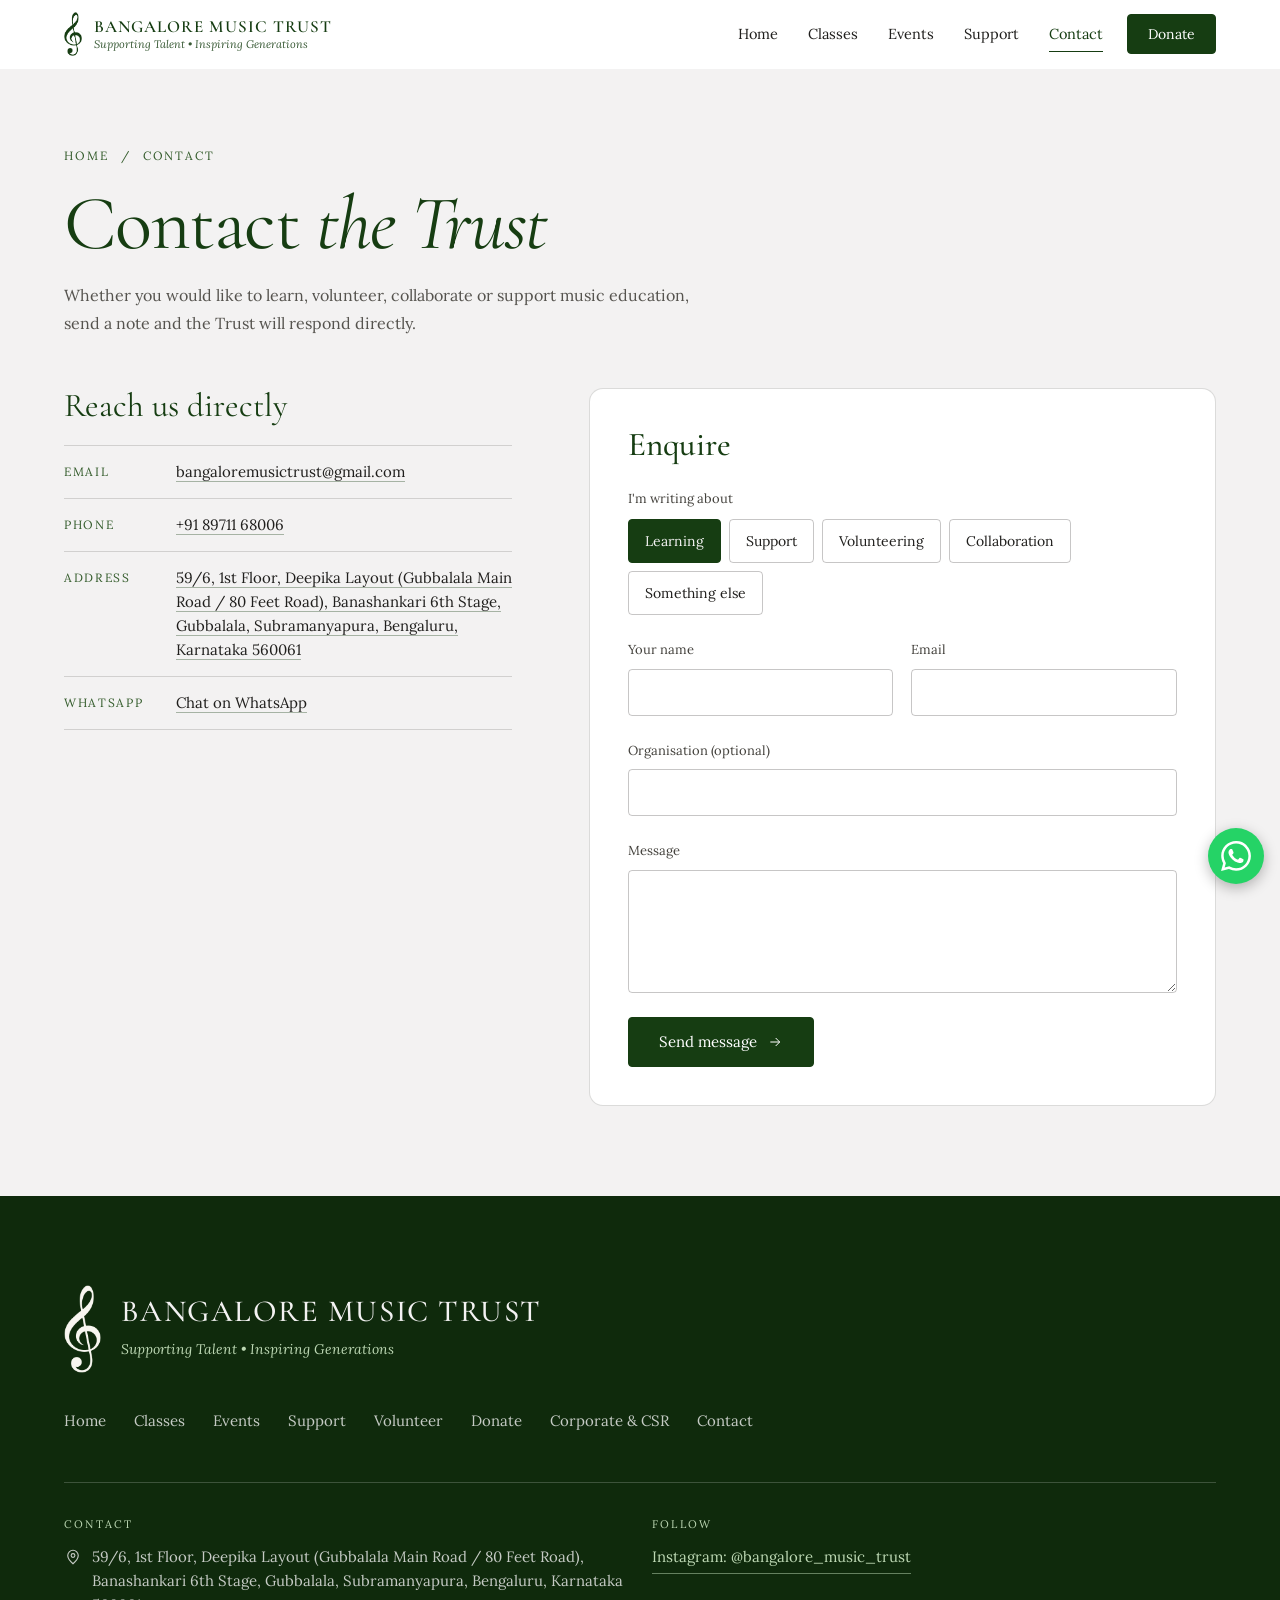
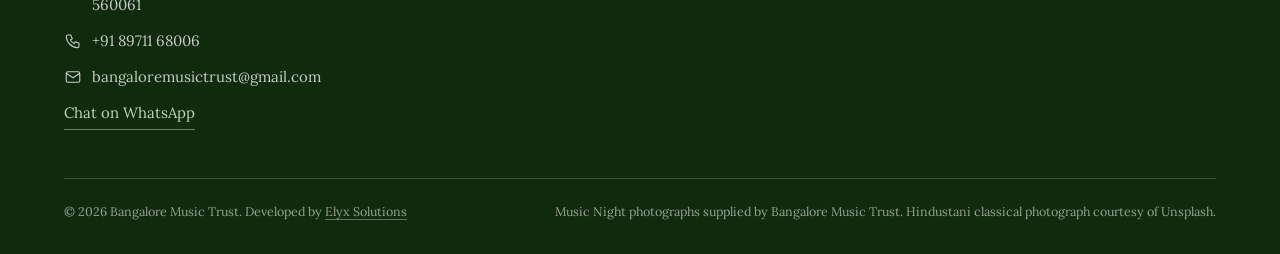
<file: contact/index.html>
<!DOCTYPE html>
<html lang="en">
<head>
<meta charset="utf-8">
<meta name="viewport" content="width=device-width, initial-scale=1">
<link rel="icon" type="image/png" href="../assets/logo-mark-green.png">
<title>Contact — Bangalore Music Trust</title>
<meta name="description" content="Contact Bangalore Music Trust in Bengaluru: ask about music classes, support the Trust, collaborate or volunteer. Send an enquiry, call or message on WhatsApp.">
<meta name="robots" content="index, follow">
<link rel="canonical" href="https://www.bangaloremusictrust.com/contact/">
<meta name="theme-color" content="#163D12">
<meta property="og:type" content="website">
<meta property="og:site_name" content="Bangalore Music Trust">
<meta property="og:locale" content="en_IN">
<meta property="og:url" content="https://www.bangaloremusictrust.com/contact/">
<meta property="og:title" content="Contact — Bangalore Music Trust">
<meta property="og:description" content="Contact Bangalore Music Trust in Bengaluru: ask about music classes, support the Trust, collaborate or volunteer. Send an enquiry, call or message on WhatsApp.">
<meta property="og:image" content="https://www.bangaloremusictrust.com/assets/og-music-night.jpg">
<meta property="og:image:alt" content="A young guitarist with his arms open to the audience during Music Night">
<meta name="twitter:card" content="summary_large_image">
<meta name="twitter:title" content="Contact — Bangalore Music Trust">
<meta name="twitter:description" content="Contact Bangalore Music Trust in Bengaluru: ask about music classes, support the Trust, collaborate or volunteer. Send an enquiry, call or message on WhatsApp.">
<meta name="twitter:image" content="https://www.bangaloremusictrust.com/assets/og-music-night.jpg">
<meta name="twitter:image:alt" content="A young guitarist with his arms open to the audience during Music Night">
<link rel="preconnect" href="https://fonts.googleapis.com">
<link rel="preconnect" href="https://fonts.gstatic.com" crossorigin>
<link rel="stylesheet" href="https://fonts.googleapis.com/css2?family=Cormorant+Garamond:ital,wght@0,400;0,500;0,600;1,400;1,500&amp;family=Lora:ital,wght@0,400;0,500;0,600;1,400&amp;display=swap">
<link rel="stylesheet" href="../css/site.css">
<script>document.documentElement.classList.add('js');setTimeout(function(){if(!window.__bmtReady)document.documentElement.classList.add('no-reveal')},4000)</script>
<style>
/* Contact page (page-specific; shared header, footer, buttons and motion come from css/site.css). */
[hidden]{display:none!important}
.c-head{padding-top:clamp(40px,6vw,88px);padding-bottom:clamp(28px,4vw,56px);display:flex;flex-direction:column;gap:20px}
.crumbs{margin:0;display:flex;align-items:center;gap:12px;font-size:12px;letter-spacing:.16em;text-transform:uppercase;color:var(--green-2)}
.crumbs a{color:var(--green-2)}
.c-head h1{font-size:clamp(44px,6vw,92px);line-height:.98;letter-spacing:-.02em}
.c-grid{display:grid;grid-template-columns:minmax(0,5fr) minmax(0,7fr);gap:48px clamp(40px,6vw,96px);align-items:start}
@media (max-width:1023px){.c-grid{grid-template-columns:minmax(0,1fr)}}
.c-side{display:flex;flex-direction:column;gap:20px;min-width:0}
.c-side h2{font-size:clamp(28px,2.6vw,36px);line-height:1.1}
.details{margin:0;border-top:1px solid var(--hair);max-width:480px}
.details div{display:grid;grid-template-columns:96px minmax(0,1fr);gap:16px;padding:14px 0;border-bottom:1px solid var(--hair)}
.details dt{font-size:12px;letter-spacing:.14em;text-transform:uppercase;color:var(--green-2);padding-top:2px}
.details dd{margin:0;font-size:15px;line-height:1.6;overflow-wrap:anywhere}
.details a{color:var(--ink);border-bottom:1px solid rgba(22,61,18,.35)}
.card{min-width:0;display:flex;flex-direction:column;gap:24px;border:1px solid var(--hair);border-radius:14px;background:#fff;padding:clamp(22px,3vw,44px)}
.card h2{font-size:clamp(28px,2.6vw,36px);line-height:1.1;font-weight:500}
fieldset{border:0;margin:0;padding:0;min-width:0}
legend{font-size:13px;color:#44423d;margin-bottom:10px;padding:0}
legend span{color:#7a776f}
.chips-row{display:flex;flex-wrap:wrap;gap:8px}
.chip{min-height:44px;padding:10px 16px;border-radius:var(--radius);border:1px solid rgba(32,31,29,.25);background:transparent;color:var(--ink);font-size:14px;cursor:pointer;transition:background .3s,color .3s,border-color .3s}
.chip:hover{border-color:var(--green)}
.chip[aria-checked="true"]{border-color:var(--green);background:var(--green);color:var(--paper)}
.opts{display:grid;grid-template-columns:repeat(2,minmax(0,1fr));gap:10px}
@media (max-width:480px){.opts{grid-template-columns:minmax(0,1fr)}}
.opt{min-width:0;text-align:left;display:flex;flex-direction:column;gap:6px;padding:14px 16px;border-radius:var(--radius);border:1px solid rgba(32,31,29,.2);background:transparent;color:var(--ink);cursor:pointer;transition:border-color .3s,background .3s}
.opt:hover{border-color:var(--green)}
.opt[aria-checked="true"]{border-color:var(--green-2);background:rgba(22,61,18,.08)}
.opt__top{display:flex;justify-content:space-between;align-items:flex-start;gap:10px}
.opt__title{font-family:var(--serif);font-size:21px;line-height:1.1;color:var(--green)}
.opt__dot{flex:none;margin-top:3px;width:16px;height:16px;border:1px solid var(--green-2);border-radius:50%;display:grid;place-items:center}
.opt__dot span{width:8px;height:8px;border-radius:50%;background:var(--green);opacity:0}
.opt[aria-checked="true"] .opt__dot span{opacity:1}
.opt__text{font-size:13px;line-height:1.5;color:var(--ink-2)}
.pair{display:grid;grid-template-columns:repeat(auto-fit,minmax(min(100%,220px),1fr));gap:18px}
.field{display:flex;flex-direction:column;gap:8px;font-size:13px;color:#44423d}
.field input,.field textarea{min-width:0;padding:13px 14px;border:1px solid rgba(32,31,29,.25);border-radius:var(--radius);background:transparent;font-size:15px;color:var(--ink);resize:vertical}
.field input[aria-invalid="true"],.field textarea[aria-invalid="true"]{border-color:#9b2c1f}
.err{font-size:12.5px;color:#9b2c1f}
.note{margin:0;font-size:13px;line-height:1.6;color:var(--ink-2);font-style:italic}
.note a{border-bottom:1px solid rgba(22,61,18,.35)}
.tag-row{margin:0;padding-top:18px;border-top:1px solid rgba(32,31,29,.12);font-size:14px;line-height:1.6;color:#44423d}
.tag-row span{font-size:13px;color:var(--green-2)}
.tag-row button{margin-left:6px;padding:0 0 2px;border:0;border-bottom:1px solid rgba(22,61,18,.35);background:transparent;color:var(--green);font-size:13px;cursor:pointer}
.alert{padding:14px 16px;border-left:2px solid #9b2c1f;background:rgba(155,44,31,.06);font-size:14px;line-height:1.6;color:#44423d}
.alert a{border-bottom:1px solid rgba(22,61,18,.35)}
.submit{align-self:flex-start;min-height:50px;padding:15px 30px;font-size:15px}
.submit[aria-disabled="true"]{cursor:progress;opacity:.7}
@media (max-width:640px){.submit{align-self:stretch}}
.sent{min-width:0;border:1px solid var(--green);border-radius:14px;background:#fff;padding:clamp(28px,3vw,44px);display:flex;flex-direction:column;gap:14px;outline:none}
.sent img{height:64px;width:auto;align-self:flex-start}
.sent h2{font-size:40px;line-height:1}
.sent p{margin:0;font-size:16px;line-height:1.7;color:#44423d}
.linkbtn{align-self:flex-start;padding:0 0 4px;border:0;border-bottom:1px solid rgba(22,61,18,.35);background:transparent;color:var(--green);font-size:14px;cursor:pointer}
</style>
<script src="../site-content.js"></script>
<script src="../js/site.js" defer></script>
<script src="../js/contact.js" defer></script>
</head>
<body>

<a class="skip" href="#main">Skip to content</a>
<header class="site-header" id="site-header">
  <nav class="site-nav" aria-label="Primary">
    <a class="brand" href="../index.html">
      <img width="236" height="568" src="../assets/logo-mark-green.png" alt="">
      <span class="brand-text">
        <span class="brand-name">Bangalore Music Trust</span>
        <span class="brand-tag">Supporting Talent • Inspiring Generations</span>
      </span>
    </a>
    <ul class="nav-links" id="nav-links">
      <li><a href="../index.html">Home</a></li>
      <li><a href="../classes/">Classes</a></li>
      <li><a href="../events/">Events</a></li>
      <li><a href="../Get%20Involved.dc.html">Support</a></li>
      <li><a href="../contact/" aria-current="page">Contact</a></li>
    </ul>
    <div class="nav-end">
      <a class="btn btn--sm nav-donate" href="../Get%20Involved.dc.html#donate">Donate</a>
      <button type="button" class="nav-toggle" id="nav-toggle" aria-label="Open menu" aria-expanded="false" aria-controls="nav-links"><span class="nav-toggle__bars" aria-hidden="true"></span></button>
    </div>
  </nav>
</header>
<main id="main">

<section class="wrap c-head" aria-labelledby="page-title">
  <p class="crumbs reveal"><a href="../index.html">Home</a><span aria-hidden="true">/</span><span>Contact</span></p>
  <h1 id="page-title" class="reveal">Contact <em>the Trust</em></h1>
  <p class="lede reveal">Whether you would like to learn, volunteer, collaborate or support music education, send a note and the Trust will respond directly.</p>
</section>

<section id="contact" class="wrap" style="padding-bottom:clamp(56px,7vw,104px)" aria-label="Contact details and enquiry form">
  <div class="c-grid">
    <div class="c-side reveal">
      <h2 style="font-family:var(--serif);font-weight:400;color:var(--green)">Reach us directly</h2>
      <dl class="details">
        <div><dt>Email</dt><dd><a data-bmt="email" href="mailto:bangaloremusictrust@gmail.com"><span data-bmt="email-text">bangaloremusictrust@gmail.com</span></a></dd></div>
        <div><dt>Phone</dt><dd><a data-bmt="phone" href="tel:+918971168006"><span data-bmt="phone-text">+91 89711 68006</span></a></dd></div>
        <div><dt>Address</dt><dd><a data-bmt="maps" href="https://www.google.com/maps/search/?api=1&amp;query=59%2F6%2C%201st%20Floor%2C%20Deepika%20Layout%20(Gubbalala%20Main%20Road%20%2F%2080%20Feet%20Road)%2C%20Banashankari%206th%20Stage%2C%20Gubbalala%2C%20Subramanyapura%2C%20Bengaluru%2C%20Karnataka%20560061" target="_blank" rel="noopener"><span data-bmt="address">59/6, 1st Floor, Deepika Layout (Gubbalala Main Road / 80 Feet Road), Banashankari 6th Stage, Gubbalala, Subramanyapura, Bengaluru, Karnataka 560061</span></a></dd></div>
        <div><dt>WhatsApp</dt><dd><a data-bmt="wa" href="https://wa.me/918971168006" target="_blank" rel="noopener">Chat on WhatsApp</a></dd></div>
      </dl>
    </div>

    <div class="reveal" style="--d:.1s;min-width:0">
      <form id="enquiry-form" class="card" novalidate aria-labelledby="form-title">
        <h2 id="form-title">Enquire</h2>
        <fieldset>
          <legend>I'm writing about</legend>
          <div class="chips-row" role="radiogroup" aria-label="Enquiry topic"><button type="button" role="radio" class="chip" data-topic="0" aria-checked="true">Learning</button><button type="button" role="radio" class="chip" data-topic="1" aria-checked="false">Support</button><button type="button" role="radio" class="chip" data-topic="2" aria-checked="false">Volunteering</button><button type="button" role="radio" class="chip" data-topic="3" aria-checked="false">Collaboration</button><button type="button" role="radio" class="chip" data-topic="4" aria-checked="false">Something else</button></div>
        </fieldset>
        <p class="tag-row" id="csr-row" hidden><span>Enquiry type: </span>Corporate partnership / CSR <button type="button" id="csr-clear">Remove</button></p>
        <div id="support-block" hidden style="display:flex;flex-direction:column;gap:12px;border-top:1px solid rgba(32,31,29,.12);padding-top:22px">
          <fieldset>
            <legend>Intended contribution <span>(optional, contributions start from ₹1)</span></legend>
            <div class="chips-row" role="radiogroup" aria-label="Intended contribution"><button type="button" role="radio" class="chip" data-amount="0" aria-checked="false">₹1</button><button type="button" role="radio" class="chip" data-amount="1" aria-checked="false">₹100</button><button type="button" role="radio" class="chip" data-amount="2" aria-checked="false">₹500</button><button type="button" role="radio" class="chip" data-amount="3" aria-checked="false">₹1,000+</button></div>
          </fieldset>
          <fieldset>
            <legend>Choose how you'd like to help <span>(optional)</span></legend>
            <div class="opts" role="radiogroup" aria-label="Ways to support"><button type="button" role="radio" class="opt" data-give="0" aria-checked="false"><span class="opt__top"><span class="opt__title">One-time gift</span><span class="opt__dot" aria-hidden="true"><span></span></span></span><span class="opt__text">A single contribution towards learning opportunities.</span></button><button type="button" role="radio" class="opt" data-give="1" aria-checked="false"><span class="opt__top"><span class="opt__title">Regular support</span><span class="opt__dot" aria-hidden="true"><span></span></span></span><span class="opt__text">Ongoing giving that helps the Trust plan ahead.</span></button><button type="button" role="radio" class="opt" data-give="2" aria-checked="false"><span class="opt__top"><span class="opt__title">Support a learner</span><span class="opt__dot" aria-hidden="true"><span></span></span></span><span class="opt__text">Help make one learner's musical journey possible.</span></button><button type="button" role="radio" class="opt" data-give="3" aria-checked="false"><span class="opt__top"><span class="opt__title">Instruments &amp; resources</span><span class="opt__dot" aria-hidden="true"><span></span></span></span><span class="opt__text">Contribute instruments, materials or spaces.</span></button></div>
          </fieldset>
          <p class="note">This sends a support enquiry, not a donation, and no payment is taken here. To give online, use the <a href="../Get%20Involved.dc.html#donate">donation form</a>; otherwise the Trust will respond directly about how you can give.</p>
        </div>
        <div class="pair">
          <label class="field">Your name
            <input type="text" name="name" aria-required="true" autocomplete="name" aria-invalid="false">
            <span class="err" id="err-name" hidden></span>
          </label>
          <label class="field">Email
            <input type="email" name="email" aria-required="true" autocomplete="email" aria-invalid="false">
            <span class="err" id="err-email" hidden></span>
          </label>
        </div>
        <label class="field">Organisation (optional)
          <input type="text" name="organisation" autocomplete="organization">
        </label>
        <label class="field"><span id="message-label-text">Message</span>
          <textarea name="message" rows="5" aria-invalid="false"></textarea>
          <span class="err" id="err-message" hidden></span>
        </label>
        <div class="alert" id="form-error" role="alert" hidden><span id="form-error-text"></span> You can also call <a data-bmt="phone" href="tel:+918971168006"><span data-bmt="phone-text">+91 89711 68006</span></a> or <a data-bmt="wa" href="https://wa.me/918971168006" target="_blank" rel="noopener">message on WhatsApp</a>.</div>
        <button type="submit" id="enquiry-submit" class="btn submit" aria-disabled="false"><span id="enquiry-submit-label">Send message</span> <svg width="16" height="16" viewBox="0 0 24 24" fill="none" stroke="currentColor" stroke-width="1.5" aria-hidden="true" style="flex:none"><path d="M5 12h14M13 6l6 6-6 6"></path></svg></button>
      </form>
      <div class="sent" id="enquiry-sent" role="status" tabindex="-1" hidden>
        <img width="236" height="568" src="../assets/logo-mark-green.png" alt="">
        <h2>Thank you.</h2>
        <p id="sent-text"></p>
        <button type="button" id="enquiry-again" class="linkbtn">Send another message</button>
      </div>
    </div>
  </div>
</section>

</main>

<footer class="site-footer">
  <div class="footer-in">
    <div class="footer-top">
      <div class="footer-brand">
        <img width="236" height="568" src="../assets/logo-mark-ivory.png" alt="Bangalore Music Trust treble-clef mark">
        <div style="display:flex;flex-direction:column;gap:10px">
          <span class="footer-name">Bangalore Music Trust</span>
          <span class="footer-tag">Supporting Talent • Inspiring Generations</span>
        </div>
      </div>
      <nav class="footer-nav" aria-label="Footer">
        <a href="../index.html">Home</a>
        <a href="../classes/">Classes</a>
        <a href="../events/">Events</a>
        <a href="../Get%20Involved.dc.html">Support</a>
        <a href="../contact/?topic=volunteering">Volunteer</a>
        <a href="../Get%20Involved.dc.html#donate">Donate</a>
        <a href="../Get%20Involved.dc.html#csr">Corporate &amp; CSR</a>
        <a href="../contact/">Contact</a>
      </nav>
    </div>
    <div class="footer-mid">
      <div class="footer-col">
        <span class="footer-label">Contact</span>
        <a class="footer-line" data-bmt="maps" href="https://www.google.com/maps/search/?api=1&amp;query=59%2F6%2C%201st%20Floor%2C%20Deepika%20Layout%20(Gubbalala%20Main%20Road%20%2F%2080%20Feet%20Road)%2C%20Banashankari%206th%20Stage%2C%20Gubbalala%2C%20Subramanyapura%2C%20Bengaluru%2C%20Karnataka%20560061" target="_blank" rel="noopener" aria-label="Address (opens Google Maps)"><svg width="18" height="18" viewBox="0 0 24 24" fill="none" stroke="currentColor" stroke-width="1.5" aria-hidden="true"><path d="M12 21s7-6.2 7-11a7 7 0 0 0-14 0c0 4.8 7 11 7 11z"/><circle cx="12" cy="10" r="2.5"/></svg><span data-bmt="address">59/6, 1st Floor, Deepika Layout (Gubbalala Main Road / 80 Feet Road), Banashankari 6th Stage, Gubbalala, Subramanyapura, Bengaluru, Karnataka 560061</span></a>
        <a class="footer-line" data-bmt="phone" href="tel:+918971168006"><svg width="18" height="18" viewBox="0 0 24 24" fill="none" stroke="currentColor" stroke-width="1.5" aria-hidden="true"><path d="M5 4h4l2 5-2.5 1.5a11 11 0 0 0 5 5L15 13l5 2v4a2 2 0 0 1-2 2A16 16 0 0 1 3 6a2 2 0 0 1 2-2z"/></svg><span data-bmt="phone-text">+91 89711 68006</span></a>
        <a class="footer-line" data-bmt="email" href="mailto:bangaloremusictrust@gmail.com"><svg width="18" height="18" viewBox="0 0 24 24" fill="none" stroke="currentColor" stroke-width="1.5" aria-hidden="true"><rect x="3" y="5" width="18" height="14" rx="2"/><path d="m3 7 9 6 9-6"/></svg><span data-bmt="email-text">bangaloremusictrust@gmail.com</span></a>
        <a class="footer-link" data-bmt="wa" href="https://wa.me/918971168006?text=Hello%20Bangalore%20Music%20Trust%2C%20I%20would%20like%20to%20know%20more%20about%20your%20music%20classes%20and%20programs." target="_blank" rel="noopener">Chat on WhatsApp</a>
      </div>
      <div class="footer-col">
        <span class="footer-label">Follow</span>
        <a class="footer-link" data-bmt="instagram" href="https://www.instagram.com/bangalore_music_trust/" target="_blank" rel="noopener">Instagram: @bangalore_music_trust</a>
      </div>
    </div>
    <div class="footer-base">
      <span>© 2026 Bangalore Music Trust. Developed by <a href="https://elyxsolutions.in/" target="_blank" rel="noopener noreferrer">Elyx Solutions</a></span>
      <span>Music Night photographs supplied by Bangalore Music Trust. Hindustani classical photograph courtesy of Unsplash.</span>
    </div>
  </div>
</footer>

<noscript>
  <div style="max-width:720px;margin:0 auto;padding:40px 20px;font-family:Georgia,serif;color:#201f1d">
    <p>The enquiry form needs JavaScript. You can also reach Bangalore Music Trust at <a href="mailto:bangaloremusictrust@gmail.com">bangaloremusictrust@gmail.com</a>, <a href="tel:+918971168006">+91 89711 68006</a> or on <a href="https://wa.me/918971168006">WhatsApp</a>.</p>
  </div>
</noscript>
</body>
</html>
</file>
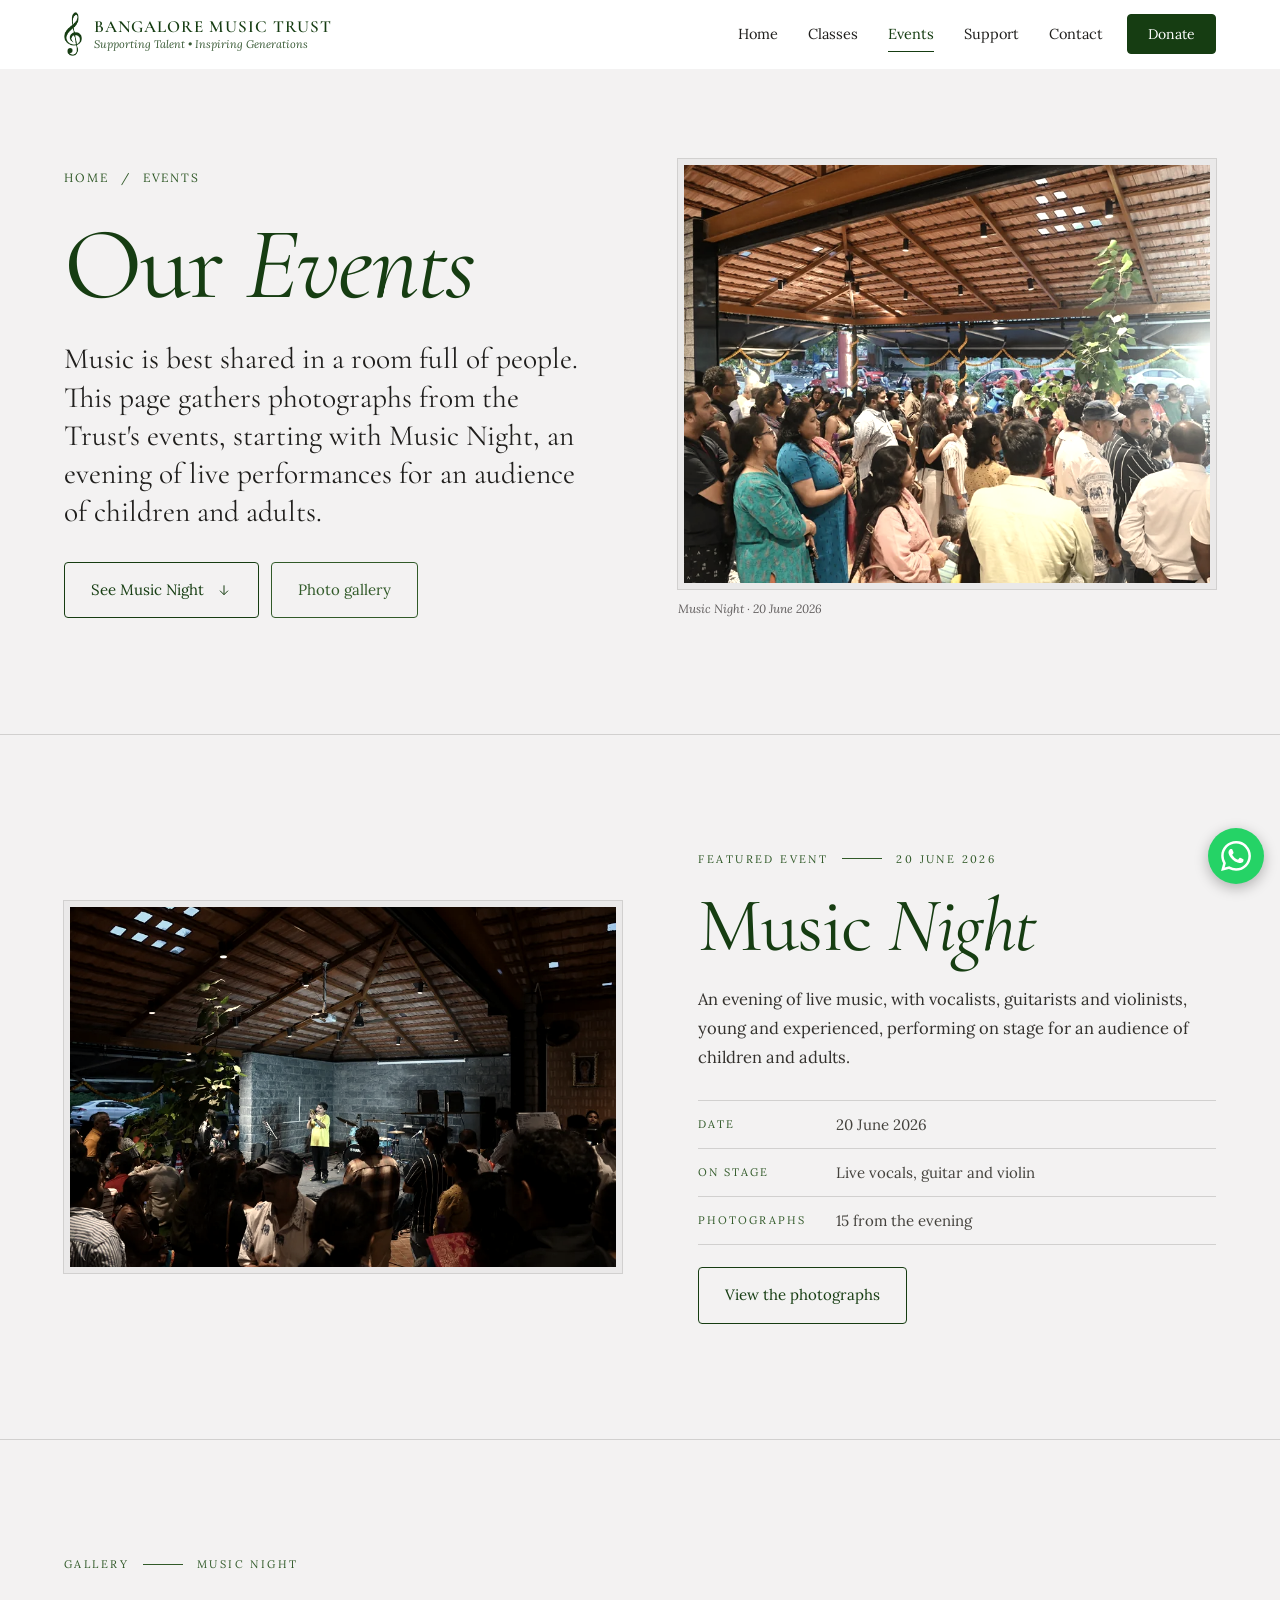
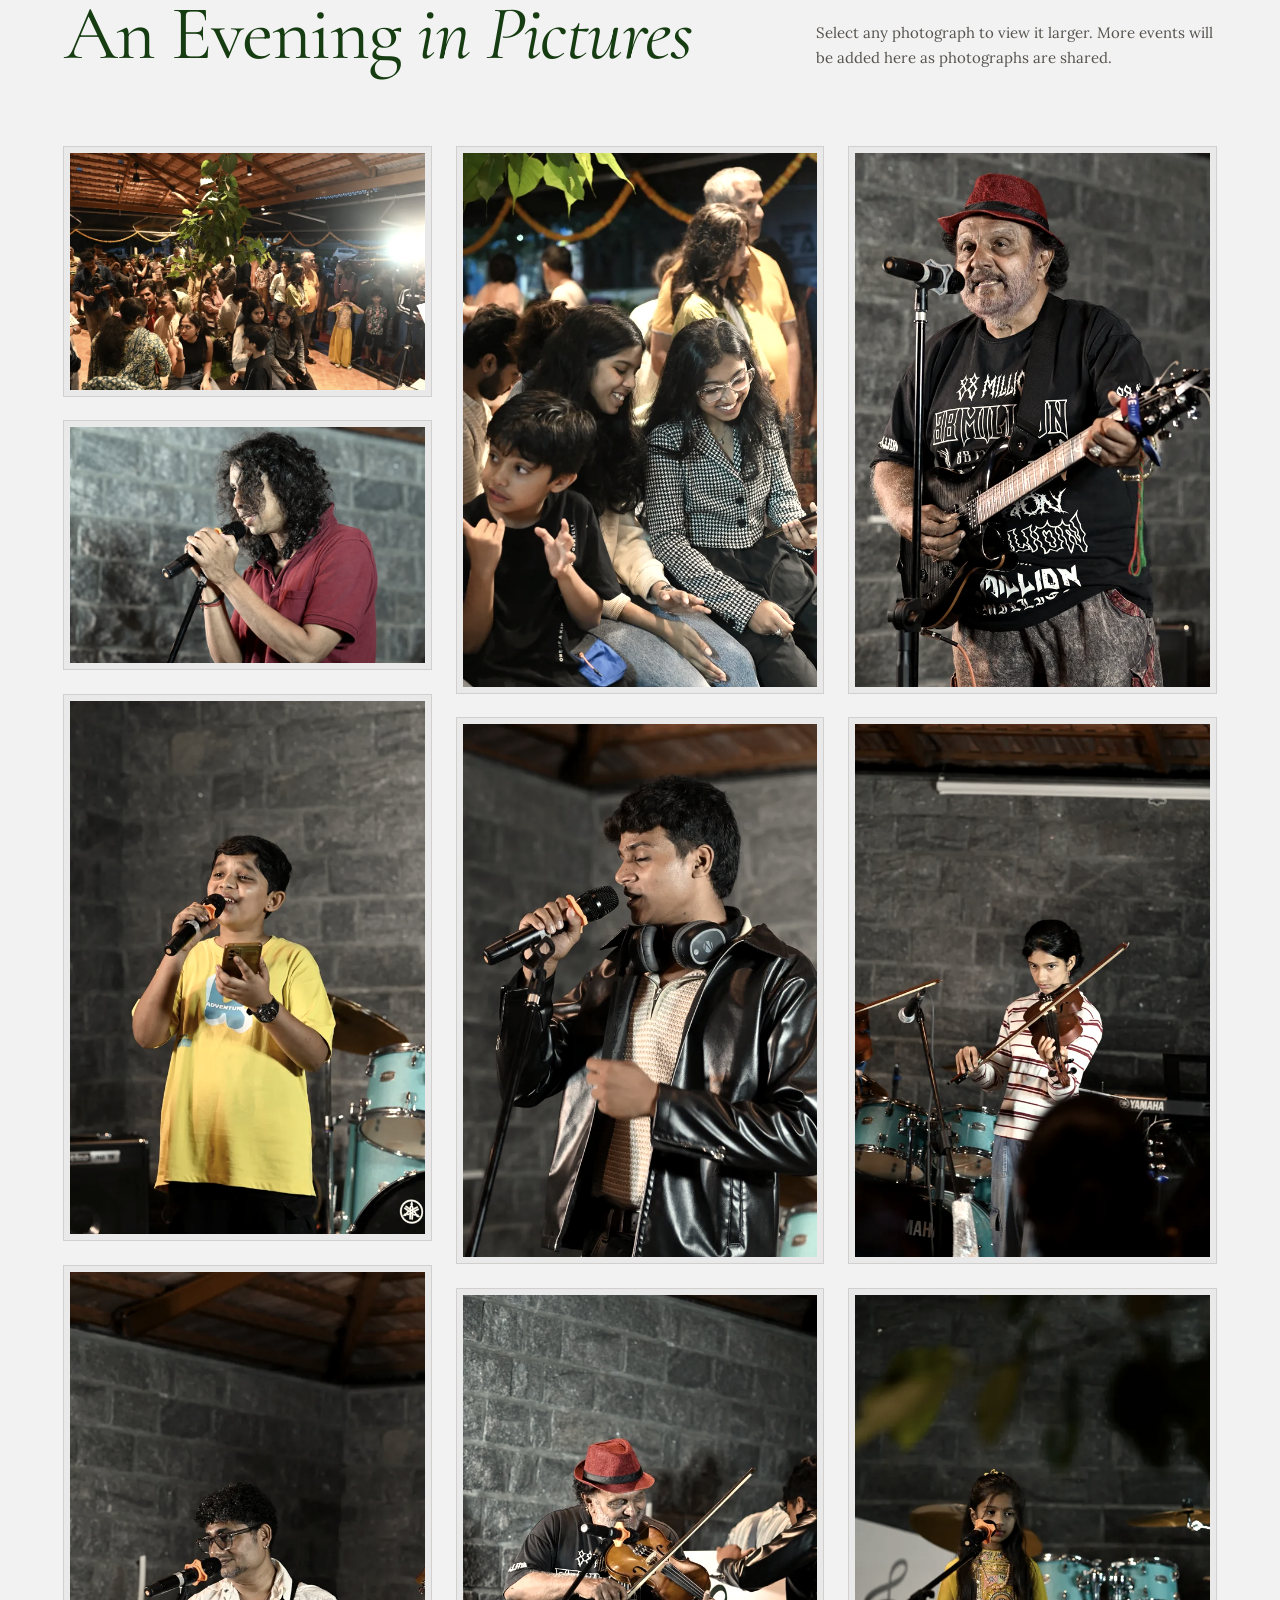
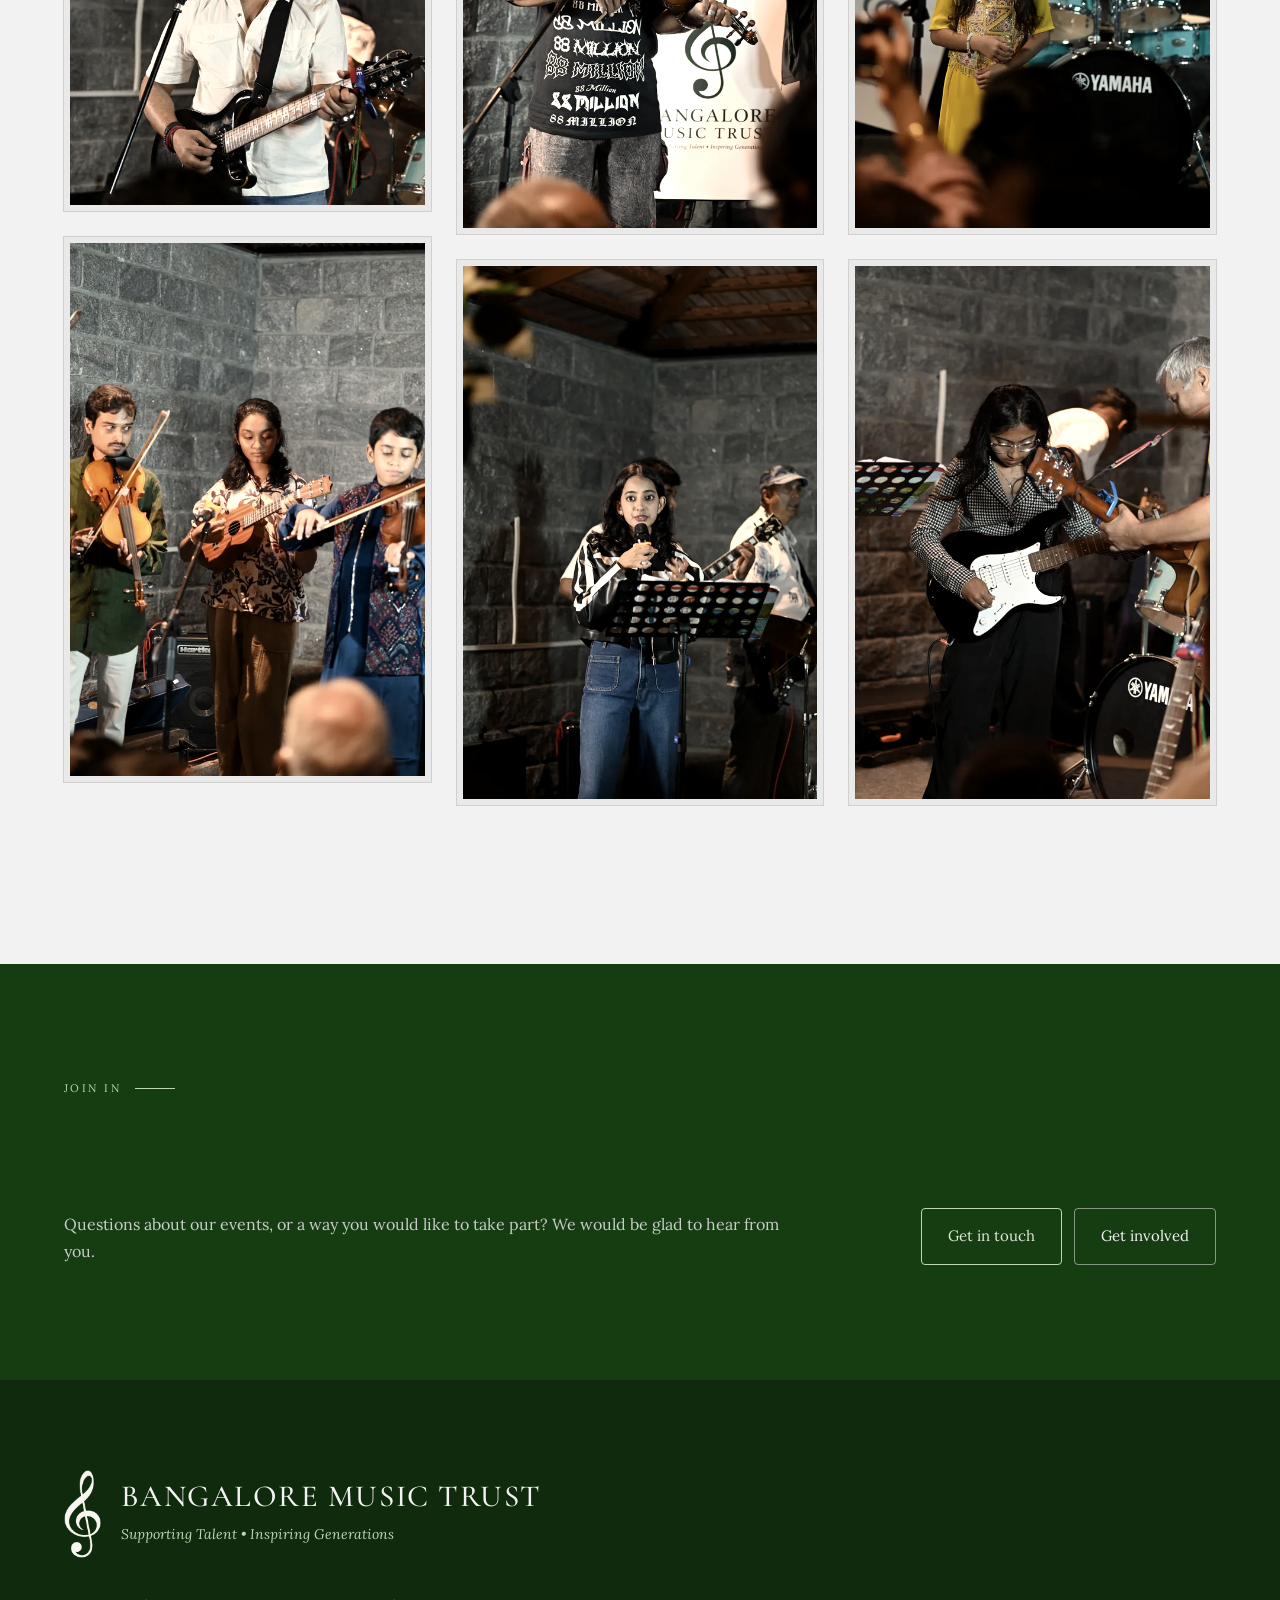
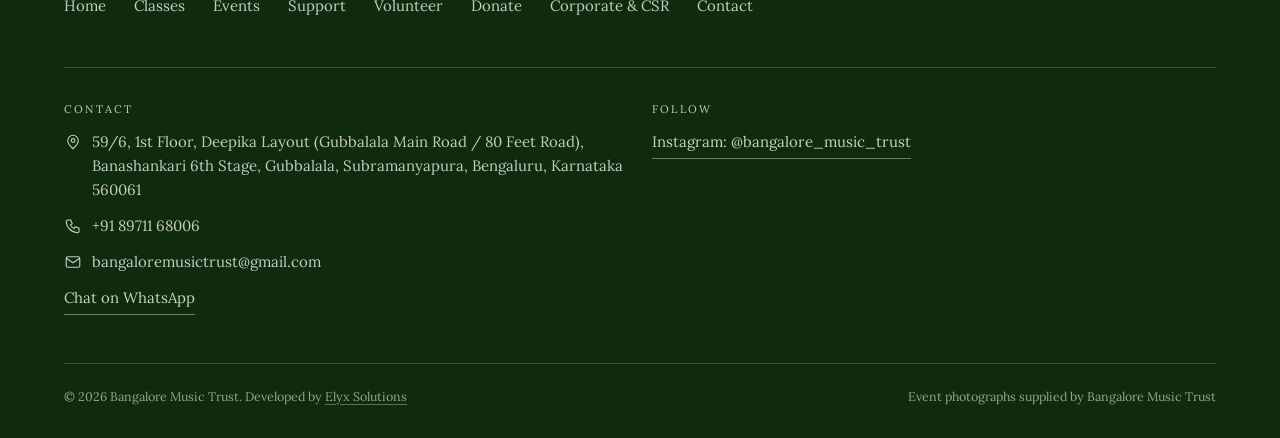
<file: events/index.html>
<!DOCTYPE html>
<html lang="en">
<head>
<meta charset="utf-8">
<meta name="viewport" content="width=device-width, initial-scale=1">
<link rel="icon" type="image/png" href="../assets/logo-mark-green.png">
<title>Events — Bangalore Music Trust</title>
<meta name="description" content="Photographs from Bangalore Music Trust's events in Bengaluru, including Music Night: an evening of live vocals, guitar and violin performed for an audience of children and adults.">
<meta name="robots" content="index, follow">
<link rel="canonical" href="https://www.bangaloremusictrust.com/events">
<meta name="theme-color" content="#163D12">
<meta property="og:type" content="website">
<meta property="og:site_name" content="Bangalore Music Trust">
<meta property="og:locale" content="en_IN">
<meta property="og:url" content="https://www.bangaloremusictrust.com/events">
<meta property="og:title" content="Events — Bangalore Music Trust">
<meta property="og:description" content="Photographs from Bangalore Music Trust's events in Bengaluru, including Music Night: an evening of live vocals, guitar and violin performed for an audience of children and adults.">
<meta property="og:image" content="https://www.bangaloremusictrust.com/assets/events/music-night-audience-gathered-lg.webp">
<meta property="og:image:alt" content="Audience gathered under a tiled roof at Music Night">
<meta name="twitter:card" content="summary_large_image">
<meta name="twitter:title" content="Events — Bangalore Music Trust">
<meta name="twitter:description" content="Photographs from Bangalore Music Trust's events in Bengaluru, including Music Night: an evening of live vocals, guitar and violin performed for an audience of children and adults.">
<meta name="twitter:image" content="https://www.bangaloremusictrust.com/assets/events/music-night-audience-gathered-lg.webp">
<meta name="twitter:image:alt" content="Audience gathered under a tiled roof at Music Night">
<link rel="preconnect" href="https://fonts.googleapis.com">
<link rel="preconnect" href="https://fonts.gstatic.com" crossorigin>
<link rel="stylesheet" href="https://fonts.googleapis.com/css2?family=Cormorant+Garamond:ital,wght@0,400;0,500;0,600;1,400;1,500&amp;family=Lora:ital,wght@0,400;0,500;0,600;1,400&amp;display=swap">
<link rel="stylesheet" href="../css/site.css">
<script>document.documentElement.classList.add('js');setTimeout(function(){if(!window.__bmtReady)document.documentElement.classList.add('no-reveal')},4000)</script>
<style>

/* Everything below is specific to the Events page (ev- prefix). */
.ev-frame{overflow:hidden;border:6px solid #eae9e9;outline:1px solid rgba(32,31,29,.16);background:#eae9e9}
.ev-frame img{width:100%;height:100%;object-fit:cover;filter:sepia(.22) saturate(.82) contrast(1.05)}
.ev-btn-line{display:inline-flex;align-items:center;gap:12px;padding:15px 26px;border-radius:4px;border:1px solid #163D12;color:#163D12;font-size:15px}
.ev-btn-line:hover{background:rgba(22,61,18,.07);color:#163D12}
.ev-btn-gold{display:inline-flex;align-items:center;padding:15px 26px;border-radius:4px;border:1px solid #315A29;color:#315A29;font-size:15px}
.ev-btn-gold:hover{background:rgba(22,61,18,.07);color:#315A29}
.ev-gallery{list-style:none;margin:0;padding:0;columns:3 300px;column-gap:clamp(16px,2vw,28px)}
.ev-gallery li{break-inside:avoid;margin:0 0 clamp(16px,2vw,28px)}
.ev-thumb{display:block;width:100%;padding:0;border:0;background:none;cursor:zoom-in;text-align:left}
.ev-thumb .ev-frame{position:relative}
.ev-thumb:hover .ev-frame{outline-color:#315A29}
#ev-lightbox{width:min(1200px,100vw);max-width:100vw;height:100dvh;max-height:100dvh;margin:auto;padding:0;border:0;background:transparent;color:#f3f2f2;overflow:hidden}
#ev-lightbox::backdrop{background:rgba(29,28,26,.97)}
.ev-lb{height:100%;display:grid;grid-template-rows:auto minmax(0,1fr) auto;gap:14px;padding:18px clamp(16px,4vw,40px) 22px}
.ev-lb-bar{display:flex;justify-content:space-between;align-items:center;gap:16px;font-size:12px;letter-spacing:.18em;text-transform:uppercase;color:#bcd7b3}
.ev-lb-btn{width:46px;height:46px;border:1px solid rgba(243,242,242,.5);border-radius:4px;background:transparent;color:#f3f2f2;font-size:22px;line-height:1;cursor:pointer}
.ev-lb-btn:hover{background:rgba(243,242,242,.1)}
.ev-lb-stage{min-height:0;display:flex;align-items:center;justify-content:center;gap:clamp(8px,2vw,24px)}
.ev-lb-stage img{max-width:100%;max-height:100%;min-width:0;object-fit:contain;flex:1 1 auto;width:auto;height:auto}
.ev-lb-cap{margin:0;text-align:center;font-size:14px;line-height:1.6;color:rgba(243,242,242,.85)}
@media (max-width:640px){
  .ev-lb-stage{position:relative}
  .ev-lb-stage .ev-lb-btn{position:absolute;bottom:8px;background:rgba(29,28,26,.7);z-index:1}
  #ev-prev{left:8px}#ev-next{right:8px}
  .m-fab-clear{padding-right:72px}
  .m-nav{gap:12px!important}
  .m-logo{height:72px!important}
}
</style>
<script src="../site-content.js"></script>
</head>
<body>

<a class="skip" href="#main">Skip to content</a>
<header class="site-header" id="site-header">
  <nav class="site-nav" aria-label="Primary">
    <a class="brand" href="../index.html">
      <img width="236" height="568" src="../assets/logo-mark-green.png" alt="">
      <span class="brand-text">
        <span class="brand-name">Bangalore Music Trust</span>
        <span class="brand-tag">Supporting Talent • Inspiring Generations</span>
      </span>
    </a>
    <ul class="nav-links" id="nav-links">
      <li><a href="../index.html">Home</a></li>
      <li><a href="../classes/">Classes</a></li>
      <li><a href="../events/" aria-current="page">Events</a></li>
      <li><a href="../Get%20Involved.dc.html">Support</a></li>
      <li><a href="../contact/">Contact</a></li>
    </ul>
    <div class="nav-end">
      <a class="btn btn--sm nav-donate" href="../Get%20Involved.dc.html#donate">Donate</a>
      <button type="button" class="nav-toggle" id="nav-toggle" aria-label="Open menu" aria-expanded="false" aria-controls="nav-links"><span class="nav-toggle__bars" aria-hidden="true"></span></button>
    </div>
  </nav>
</header>


<main id="main">

<section aria-labelledby="page-title" style="padding:clamp(56px,7vw,100px) clamp(20px,5vw,72px) clamp(72px,9vw,130px)">
  <div style="max-width:1440px;margin:0 auto;display:grid;grid-template-columns:repeat(auto-fit,minmax(min(100%,460px),1fr));gap:56px clamp(48px,6vw,100px);align-items:end">
    <div style="display:flex;flex-direction:column;gap:30px">
      <p style="margin:0;display:flex;align-items:center;gap:12px;font-size:12px;letter-spacing:.16em;text-transform:uppercase;color:#315A29"><a href="../index.html" style="color:#315A29">Home</a><span aria-hidden="true">/</span><span>Events</span></p>
      <h1 id="page-title" style="margin:0;font-family:'Cormorant Garamond',Georgia,serif;font-weight:400;font-size:clamp(56px,8vw,128px);line-height:.9;letter-spacing:-.02em;color:#163D12">Our <em>Events</em></h1>
      <p style="margin:0;font-family:'Cormorant Garamond',Georgia,serif;font-size:clamp(24px,2.3vw,34px);line-height:1.3;max-width:560px;text-wrap:pretty">Music is best shared in a room full of people. This page gathers photographs from the Trust's events, starting with Music Night, an evening of live performances for an audience of children and adults.</p>
      <div style="display:flex;flex-wrap:wrap;gap:12px">
        <a href="#music-night" class="ev-btn-line">See Music Night
          <svg width="16" height="16" viewBox="0 0 24 24" fill="none" stroke="currentColor" stroke-width="1.5" aria-hidden="true"><path d="M12 5v14M6 13l6 6 6-6"></path></svg>
        </a>
        <a href="#gallery" class="ev-btn-gold">Photo gallery</a>
      </div>
    </div>
    <figure style="margin:0">
      <div class="ev-frame" style="aspect-ratio:5/4">
        <img src="../assets/events/music-night-audience-gathered-lg.webp" srcset="../assets/events/music-night-audience-gathered-sm.webp 900w, ../assets/events/music-night-audience-gathered-lg.webp 1800w" sizes="(max-width: 900px) 100vw, 50vw" width="1800" height="1198" alt="Audience gathered under a tiled roof at Music Night" fetchpriority="high" style="object-position:50% 60%">
      </div>
      <figcaption style="margin-top:10px;font-size:12px;color:#605d5d;font-style:italic">Music Night · 20 June 2026</figcaption>
    </figure>
  </div>
</section>

<section class="reveal" id="music-night" aria-labelledby="music-night-title" style="border-top:1px solid rgba(32,31,29,.16);padding:clamp(72px,9vw,140px) clamp(20px,5vw,72px)">
  <div style="max-width:1440px;margin:0 auto;display:flex;flex-wrap:wrap;gap:40px clamp(40px,6vw,100px);align-items:center">
    <div class="ev-frame" style="flex:1 1 420px;min-width:0;aspect-ratio:3/2">
      <img src="../assets/events/music-night-hall-stage-view-lg.webp" srcset="../assets/events/music-night-hall-stage-view-sm.webp 900w, ../assets/events/music-night-hall-stage-view-lg.webp 1800w" sizes="(max-width: 900px) 100vw, 50vw" width="1800" height="1198" alt="A young singer in a yellow shirt on stage, seen across the audience and the hall" loading="lazy" decoding="async">
    </div>
    <div style="flex:1 1 380px;min-width:0;display:flex;flex-direction:column;gap:22px">
      <div style="display:flex;align-items:center;gap:14px;font-size:11px;letter-spacing:.22em;text-transform:uppercase;color:#315A29"><span>Featured Event</span><span style="width:40px;height:1px;background:currentColor"></span><span>20 June 2026</span></div>
      <h2 id="music-night-title" style="margin:0;font-family:'Cormorant Garamond',Georgia,serif;font-weight:400;font-size:clamp(46px,6vw,96px);line-height:.95;letter-spacing:-.02em;color:#163D12">Music <em>Night</em></h2>
      <p style="margin:0;font-size:16.5px;line-height:1.75;color:#33312d;max-width:520px">An evening of live music, with vocalists, guitarists and violinists, young and experienced, performing on stage for an audience of children and adults.</p>
      <dl style="margin:6px 0 0;padding:0;border-top:1px solid rgba(32,31,29,.16);max-width:520px">
        <div style="display:flex;gap:18px;padding:12px 0;border-bottom:1px solid rgba(32,31,29,.16);font-size:15px;line-height:1.55;color:#44423d"><dt style="flex:0 0 120px;font-size:11px;letter-spacing:.18em;text-transform:uppercase;color:#315A29;padding-top:3px">Date</dt><dd style="margin:0">20 June 2026</dd></div>
        <div style="display:flex;gap:18px;padding:12px 0;border-bottom:1px solid rgba(32,31,29,.16);font-size:15px;line-height:1.55;color:#44423d"><dt style="flex:0 0 120px;font-size:11px;letter-spacing:.18em;text-transform:uppercase;color:#315A29;padding-top:3px">On stage</dt><dd style="margin:0">Live vocals, guitar and violin</dd></div>
        <div style="display:flex;gap:18px;padding:12px 0;border-bottom:1px solid rgba(32,31,29,.16);font-size:15px;line-height:1.55;color:#44423d"><dt style="flex:0 0 120px;font-size:11px;letter-spacing:.18em;text-transform:uppercase;color:#315A29;padding-top:3px">Photographs</dt><dd style="margin:0">15 from the evening</dd></div>
      </dl>
      <div><a href="#gallery" class="ev-btn-line">View the photographs</a></div>
    </div>
  </div>
</section>

<section class="reveal" id="gallery" aria-labelledby="gallery-title" style="border-top:1px solid rgba(32,31,29,.16);padding:clamp(72px,9vw,140px) clamp(20px,5vw,72px) clamp(96px,11vw,170px)">
  <div style="max-width:1440px;margin:0 auto">
    <div style="display:flex;flex-wrap:wrap;justify-content:space-between;align-items:flex-end;gap:28px;margin-bottom:clamp(48px,6vw,80px)">
      <div style="display:flex;flex-direction:column;gap:24px">
        <div style="display:flex;align-items:center;gap:14px;font-size:11px;letter-spacing:.22em;text-transform:uppercase;color:#315A29"><span>Gallery</span><span style="width:40px;height:1px;background:currentColor"></span><span>Music Night</span></div>
        <h2 id="gallery-title" style="margin:0;font-family:'Cormorant Garamond',Georgia,serif;font-weight:400;font-size:clamp(46px,6vw,96px);line-height:.95;letter-spacing:-.02em;color:#163D12">An Evening <em>in Pictures</em></h2>
      </div>
      <p style="margin:0;max-width:400px;font-size:15px;line-height:1.7;color:#55534e">Select any photograph to view it larger. More events will be added here as photographs are shared.</p>
    </div>
    <ul class="ev-gallery" id="ev-gallery">
      <li><button type="button" class="ev-thumb" data-full="music-night-audience-children-lg.webp" aria-label="Open photo: Children and adults in the audience watching the performance"><div class="ev-frame"><img src="../assets/events/music-night-audience-children-sm.webp" sizes="(max-width: 700px) 100vw, 33vw" width="900" height="599" alt="Children and adults in the audience watching the performance" loading="lazy" decoding="async"></div></button></li>
      <li><button type="button" class="ev-thumb" data-full="music-night-vocalist-close-lg.webp" aria-label="Open photo: A vocalist with curly hair singing into a microphone"><div class="ev-frame"><img src="../assets/events/music-night-vocalist-close-sm.webp" sizes="(max-width: 700px) 100vw, 33vw" width="900" height="599" alt="A vocalist with curly hair singing into a microphone" loading="lazy" decoding="async"></div></button></li>
      <li><button type="button" class="ev-thumb" data-full="music-night-young-singer-lg.webp" aria-label="Open photo: A boy in a yellow T-shirt singing into a microphone"><div class="ev-frame"><img src="../assets/events/music-night-young-singer-sm.webp" sizes="(max-width: 700px) 100vw, 33vw" width="599" height="900" alt="A boy in a yellow T-shirt singing into a microphone" loading="lazy" decoding="async"></div></button></li>
      <li><button type="button" class="ev-thumb" data-full="music-night-guitarist-vocalist-lg.webp" aria-label="Open photo: A guitarist in a white shirt singing into a microphone"><div class="ev-frame"><img src="../assets/events/music-night-guitarist-vocalist-sm.webp" sizes="(max-width: 700px) 100vw, 33vw" width="599" height="900" alt="A guitarist in a white shirt singing into a microphone" loading="lazy" decoding="async"></div></button></li>
      <li><button type="button" class="ev-thumb" data-full="music-night-violin-ukulele-trio-lg.webp" aria-label="Open photo: Three young musicians playing string instruments on stage"><div class="ev-frame"><img src="../assets/events/music-night-violin-ukulele-trio-sm.webp" sizes="(max-width: 700px) 100vw, 33vw" width="599" height="900" alt="Three young musicians playing string instruments on stage" loading="lazy" decoding="async"></div></button></li>
      <li><button type="button" class="ev-thumb" data-full="music-night-young-audience-lg.webp" aria-label="Open photo: Young members of the audience smiling and watching the performance"><div class="ev-frame"><img src="../assets/events/music-night-young-audience-sm.webp" sizes="(max-width: 700px) 100vw, 33vw" width="599" height="900" alt="Young members of the audience smiling and watching the performance" loading="lazy" decoding="async"></div></button></li>
      <li><button type="button" class="ev-thumb" data-full="music-night-vocalist-leather-jacket-lg.webp" aria-label="Open photo: A vocalist in a black leather jacket singing, headphones around the neck"><div class="ev-frame"><img src="../assets/events/music-night-vocalist-leather-jacket-sm.webp" sizes="(max-width: 700px) 100vw, 33vw" width="599" height="900" alt="A vocalist in a black leather jacket singing, headphones around the neck" loading="lazy" decoding="async"></div></button></li>
      <li><button type="button" class="ev-thumb" data-full="music-night-violin-trust-banner-lg.webp" aria-label="Open photo: A violinist performing beside a Bangalore Music Trust banner"><div class="ev-frame"><img src="../assets/events/music-night-violin-trust-banner-sm.webp" sizes="(max-width: 700px) 100vw, 33vw" width="599" height="900" alt="A violinist performing beside a Bangalore Music Trust banner" loading="lazy" decoding="async"></div></button></li>
      <li><button type="button" class="ev-thumb" data-full="music-night-vocalist-music-stand-lg.webp" aria-label="Open photo: A vocalist singing at a music stand with a guitarist behind"><div class="ev-frame"><img src="../assets/events/music-night-vocalist-music-stand-sm.webp" sizes="(max-width: 700px) 100vw, 33vw" width="599" height="900" alt="A vocalist singing at a music stand with a guitarist behind" loading="lazy" decoding="async"></div></button></li>
      <li><button type="button" class="ev-thumb" data-full="music-night-guitarist-red-hat-lg.webp" aria-label="Open photo: A performer in a red hat playing guitar and singing"><div class="ev-frame"><img src="../assets/events/music-night-guitarist-red-hat-sm.webp" sizes="(max-width: 700px) 100vw, 33vw" width="599" height="900" alt="A performer in a red hat playing guitar and singing" loading="lazy" decoding="async"></div></button></li>
      <li><button type="button" class="ev-thumb" data-full="music-night-young-violinist-lg.webp" aria-label="Open photo: A young violinist performing on stage"><div class="ev-frame"><img src="../assets/events/music-night-young-violinist-sm.webp" sizes="(max-width: 700px) 100vw, 33vw" width="599" height="900" alt="A young violinist performing on stage" loading="lazy" decoding="async"></div></button></li>
      <li><button type="button" class="ev-thumb" data-full="music-night-young-vocalist-lg.webp" aria-label="Open photo: A young girl singing into a microphone on stage with a drum kit behind her"><div class="ev-frame"><img src="../assets/events/music-night-young-vocalist-sm.webp" sizes="(max-width: 700px) 100vw, 33vw" width="599" height="900" alt="A young girl singing into a microphone on stage with a drum kit behind her" loading="lazy" decoding="async"></div></button></li>
      <li><button type="button" class="ev-thumb" data-full="music-night-electric-guitar-lg.webp" aria-label="Open photo: A young guitarist playing a white electric guitar"><div class="ev-frame"><img src="../assets/events/music-night-electric-guitar-sm.webp" sizes="(max-width: 700px) 100vw, 33vw" width="599" height="900" alt="A young guitarist playing a white electric guitar" loading="lazy" decoding="async"></div></button></li>
    </ul>
  </div>
</section>

<section class="reveal" aria-labelledby="closing-title" style="background:#163D12;color:#f3f2f2;padding:clamp(72px,9vw,130px) clamp(20px,5vw,72px)">
  <div style="max-width:1440px;margin:0 auto;display:flex;flex-wrap:wrap;justify-content:space-between;align-items:flex-end;gap:36px">
    <div style="display:flex;flex-direction:column;gap:24px;max-width:720px">
      <div style="display:flex;align-items:center;gap:14px;font-size:11px;letter-spacing:.22em;text-transform:uppercase;color:#bcd7b3"><span>Join In</span><span style="width:40px;height:1px;background:currentColor"></span></div>
      <h2 id="closing-title" style="margin:0;font-family:'Cormorant Garamond',Georgia,serif;font-weight:400;font-size:clamp(44px,5.4vw,84px);line-height:.95;letter-spacing:-.02em">Music Brings <em>Us Together</em></h2>
      <p style="margin:0;font-size:16px;line-height:1.7;color:rgba(243,242,242,.8)">Questions about our events, or a way you would like to take part? We would be glad to hear from you.</p>
    </div>
    <div style="display:flex;flex-wrap:wrap;gap:12px">
      <a href="../contact/" style="display:inline-flex;align-items:center;padding:15px 26px;border-radius:4px;border:1px solid #bcd7b3;color:#dbe9d6;font-size:15px">Get in touch</a>
      <a href="../Get%20Involved.dc.html" style="display:inline-flex;align-items:center;padding:15px 26px;border-radius:4px;border:1px solid rgba(243,242,242,.5);color:#f3f2f2;font-size:15px">Get involved</a>
    </div>
  </div>
</section>

</main>

<dialog id="ev-lightbox" aria-label="Photograph viewer">
  <div class="ev-lb">
    <div class="ev-lb-bar"><span id="ev-count" aria-live="polite"></span><button type="button" class="ev-lb-btn" id="ev-lb-close" aria-label="Close photograph">×</button></div>
    <div class="ev-lb-stage">
      <button type="button" class="ev-lb-btn" id="ev-prev" aria-label="Previous photograph">‹</button>
      <img id="ev-lb-img" alt="">
      <button type="button" class="ev-lb-btn" id="ev-next" aria-label="Next photograph">›</button>
    </div>
    <p class="ev-lb-cap" id="ev-lb-cap"></p>
  </div>
</dialog>

<footer class="site-footer">
  <div class="footer-in">
    <div class="footer-top">
      <div class="footer-brand">
        <img width="236" height="568" src="../assets/logo-mark-ivory.png" alt="Bangalore Music Trust treble-clef mark">
        <div style="display:flex;flex-direction:column;gap:10px">
          <span class="footer-name">Bangalore Music Trust</span>
          <span class="footer-tag">Supporting Talent • Inspiring Generations</span>
        </div>
      </div>
      <nav class="footer-nav" aria-label="Footer">
        <a href="../index.html">Home</a>
        <a href="../classes/">Classes</a>
        <a href="../events/">Events</a>
        <a href="../Get%20Involved.dc.html">Support</a>
        <a href="../contact/?topic=volunteering">Volunteer</a>
        <a href="../Get%20Involved.dc.html#donate">Donate</a>
        <a href="../Get%20Involved.dc.html#csr">Corporate &amp; CSR</a>
        <a href="../contact/">Contact</a>
      </nav>
    </div>
    <div class="footer-mid">
      <div class="footer-col">
        <span class="footer-label">Contact</span>
        <a class="footer-line" data-bmt="maps" href="https://www.google.com/maps/search/?api=1&amp;query=59%2F6%2C%201st%20Floor%2C%20Deepika%20Layout%20(Gubbalala%20Main%20Road%20%2F%2080%20Feet%20Road)%2C%20Banashankari%206th%20Stage%2C%20Gubbalala%2C%20Subramanyapura%2C%20Bengaluru%2C%20Karnataka%20560061" target="_blank" rel="noopener" aria-label="Address (opens Google Maps)"><svg width="18" height="18" viewBox="0 0 24 24" fill="none" stroke="currentColor" stroke-width="1.5" aria-hidden="true"><path d="M12 21s7-6.2 7-11a7 7 0 0 0-14 0c0 4.8 7 11 7 11z"/><circle cx="12" cy="10" r="2.5"/></svg><span data-bmt="address">59/6, 1st Floor, Deepika Layout (Gubbalala Main Road / 80 Feet Road), Banashankari 6th Stage, Gubbalala, Subramanyapura, Bengaluru, Karnataka 560061</span></a>
        <a class="footer-line" data-bmt="phone" href="tel:+918971168006"><svg width="18" height="18" viewBox="0 0 24 24" fill="none" stroke="currentColor" stroke-width="1.5" aria-hidden="true"><path d="M5 4h4l2 5-2.5 1.5a11 11 0 0 0 5 5L15 13l5 2v4a2 2 0 0 1-2 2A16 16 0 0 1 3 6a2 2 0 0 1 2-2z"/></svg><span data-bmt="phone-text">+91 89711 68006</span></a>
        <a class="footer-line" data-bmt="email" href="mailto:bangaloremusictrust@gmail.com"><svg width="18" height="18" viewBox="0 0 24 24" fill="none" stroke="currentColor" stroke-width="1.5" aria-hidden="true"><rect x="3" y="5" width="18" height="14" rx="2"/><path d="m3 7 9 6 9-6"/></svg><span data-bmt="email-text">bangaloremusictrust@gmail.com</span></a>
        <a class="footer-link" data-bmt="wa" href="https://wa.me/918971168006?text=Hello%20Bangalore%20Music%20Trust%2C%20I%20would%20like%20to%20know%20more%20about%20your%20music%20classes%20and%20programs." target="_blank" rel="noopener">Chat on WhatsApp</a>
      </div>
      <div class="footer-col">
        <span class="footer-label">Follow</span>
        <a class="footer-link" data-bmt="instagram" href="https://www.instagram.com/bangalore_music_trust/" target="_blank" rel="noopener">Instagram: @bangalore_music_trust</a>
      </div>
    </div>
    <div class="footer-base">
      <span>© 2026 Bangalore Music Trust. Developed by <a href="https://elyxsolutions.in/" target="_blank" rel="noopener noreferrer">Elyx Solutions</a></span>
      <span>Event photographs supplied by Bangalore Music Trust</span>
    </div>
  </div>
</footer>

<script>
(function () {
  var $ = function (id) { return document.getElementById(id); };

  // Gallery viewer.
  var items = Array.prototype.slice.call(document.querySelectorAll('#ev-gallery .ev-thumb'));
  var box = $('ev-lightbox'), img = $('ev-lb-img'), cap = $('ev-lb-cap'), count = $('ev-count');
  var idx = 0, opener = null;
  if (!box || typeof box.showModal !== 'function') return;
  function show(i) {
    idx = (i + items.length) % items.length;
    var t = items[idx], thumb = t.querySelector('img');
    img.src = '../assets/events/' + t.getAttribute('data-full');
    img.alt = thumb.alt;
    cap.textContent = thumb.alt + ' · Music Night, 20 June 2026';
    count.textContent = (idx + 1) + ' / ' + items.length;
  }
  items.forEach(function (t, i) {
    t.addEventListener('click', function () { opener = t; show(i); box.showModal(); $('ev-lb-close').focus(); });
  });
  $('ev-prev').addEventListener('click', function () { show(idx - 1); });
  $('ev-next').addEventListener('click', function () { show(idx + 1); });
  $('ev-lb-close').addEventListener('click', function () { box.close(); });
  box.addEventListener('click', function (e) { if (e.target === box || e.target.classList.contains('ev-lb') || e.target.classList.contains('ev-lb-stage')) box.close(); });
  box.addEventListener('keydown', function (e) {
    if (e.key === 'ArrowLeft') show(idx - 1);
    else if (e.key === 'ArrowRight') show(idx + 1);
  });
  box.addEventListener('close', function () { img.removeAttribute('src'); if (opener) opener.focus(); });
})();
</script>

<noscript>
  <div style="max-width:720px;margin:0 auto;padding:40px 20px;font-family:Georgia,serif;color:#201f1d">
    <p>Photographs are shown in the gallery above and open in a larger view when JavaScript is available.</p>
  </div>
</noscript>
<script src="../js/site.js" defer></script>
</body>
</html>
</file>
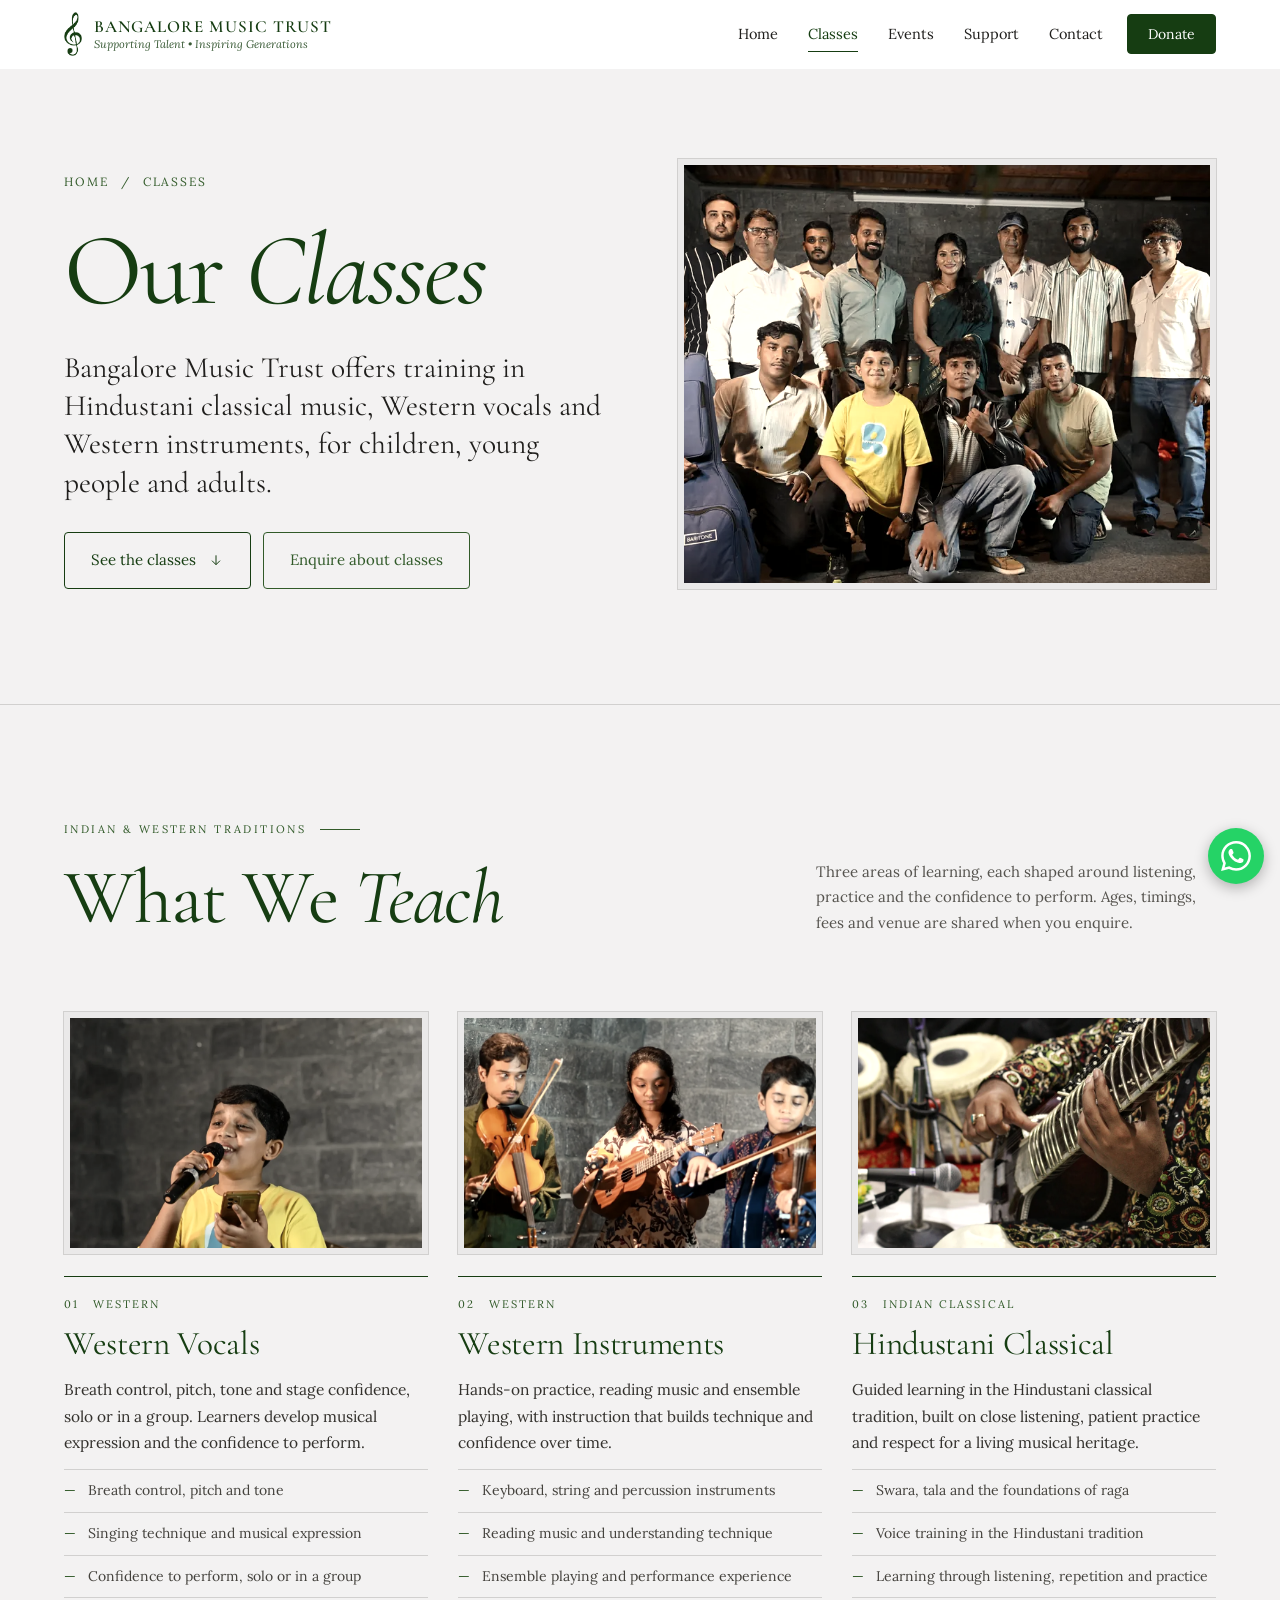
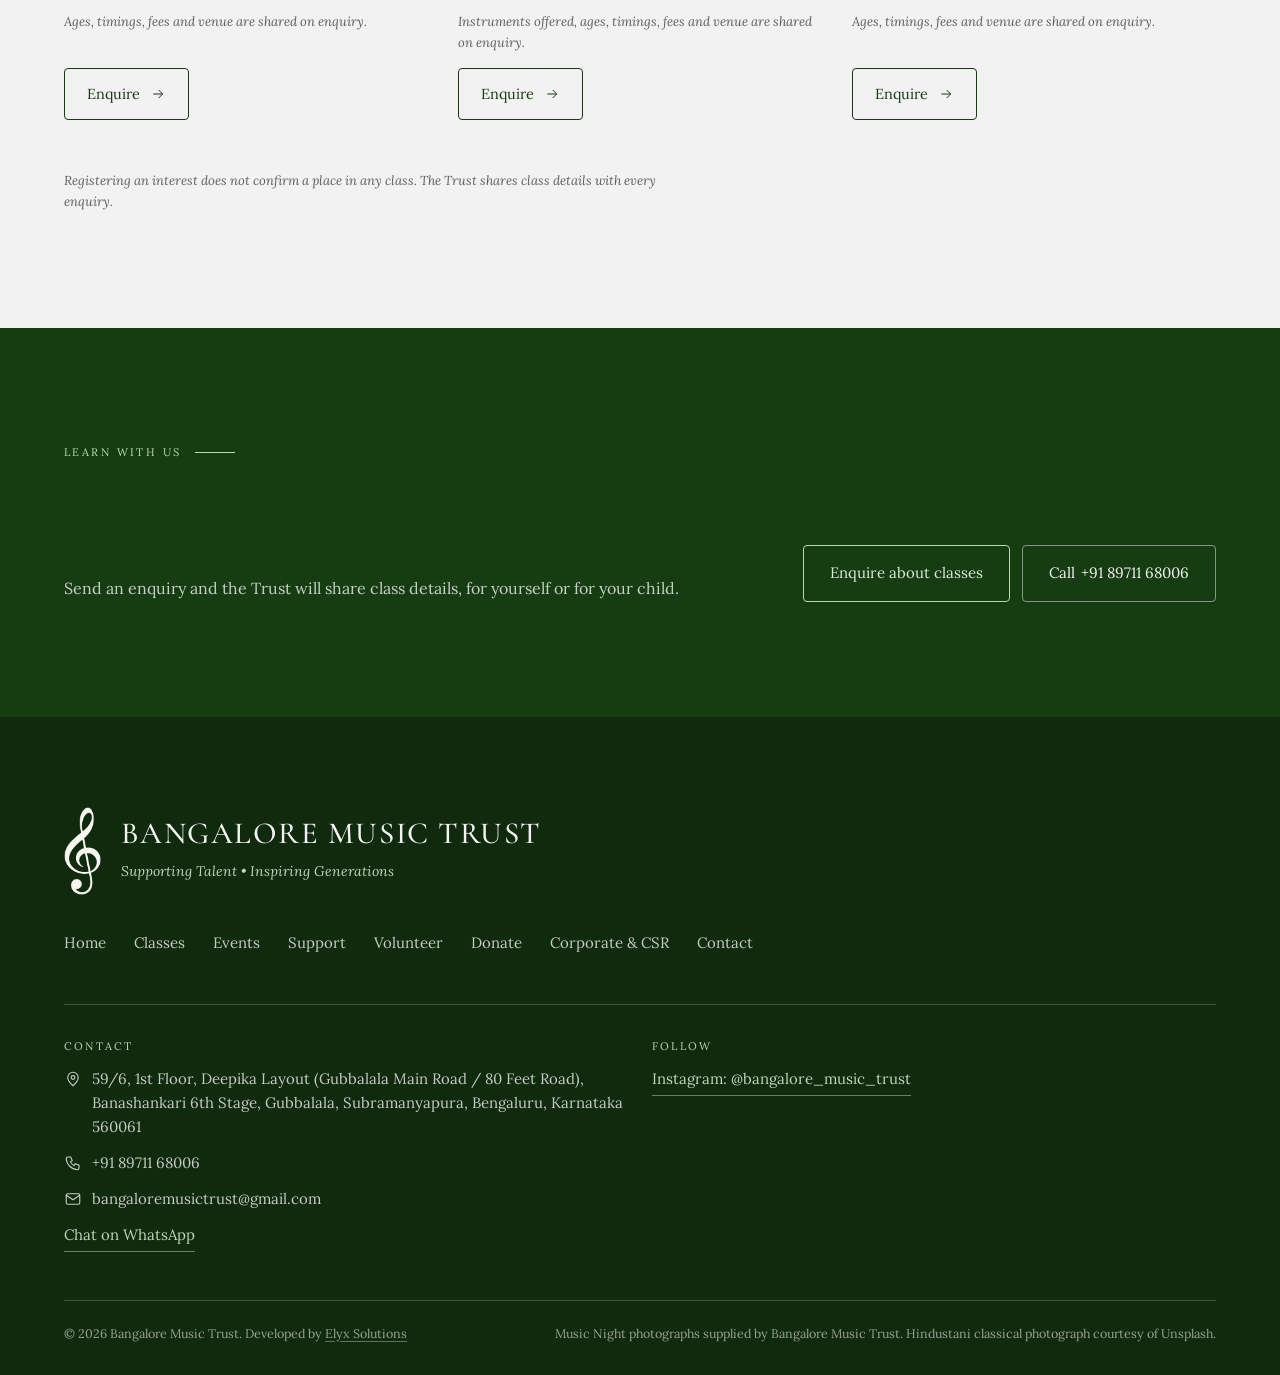
<file: Music Education.dc.html>
<!DOCTYPE html>
<html lang="en">
<head>
<meta charset="utf-8">
<meta name="viewport" content="width=device-width, initial-scale=1">
<title>Classes — Bangalore Music Trust</title>
<meta name="robots" content="noindex, follow">
<link rel="canonical" href="https://www.bangaloremusictrust.com/classes/">
<meta http-equiv="refresh" content="0; url=/classes/">
<script>location.replace('/classes/');</script>
</head>
<body style="font-family:Georgia,serif;padding:32px;color:#201f1d;background:#f3f2f2">
<p>This page has moved. Continue to <a href="/classes/">Classes</a>.</p>
</body>
</html>
</file>
<file: css/site.css>
/* Bangalore Music Trust: shared styles (header, menu, buttons, footer, motion) and the Home layout.
   Palette: green + white with neutral greys. Fonts: Cormorant Garamond (headings) and Lora (text), as before. */
:root{
  --green:#163D12;--green-2:#315A29;--green-3:#0f2a0c;--green-tint:#e7efe4;
  --paper:#f3f2f2;--white:#fff;--ink:#201f1d;--ink-2:#55534e;--hair:rgba(32,31,29,.16);
  --on-dark:#f3f2f2;--on-dark-2:rgba(243,242,242,.8);--on-dark-hair:rgba(243,242,242,.2);--accent-dark:#bcd7b3;
  --pad:clamp(20px,5vw,72px);--wrap:1440px;--radius:4px;--card-radius:14px;
  --serif:'Cormorant Garamond',Georgia,serif;--text:'Lora',Georgia,serif;
}
*,*::before,*::after{box-sizing:border-box}
html{scroll-behavior:smooth;-webkit-text-size-adjust:100%;text-size-adjust:100%}
body{margin:0;background:var(--paper);color:var(--ink);font-family:var(--text);font-size:16px;line-height:1.65;-webkit-font-smoothing:antialiased}
a{color:var(--green);text-decoration:none;text-underline-offset:3px}
a:hover{color:var(--green-2)}
img{display:block;max-width:100%}
button,input,textarea,select{font-family:inherit}
::selection{background:rgba(49,90,41,.25)}
:focus{outline:none}
:focus-visible{outline:2px solid var(--green-2);outline-offset:2px}
.on-dark :focus-visible,.site-footer :focus-visible{outline-color:var(--accent-dark)}
[id]{scroll-margin-top:92px}
.skip{position:absolute;left:12px;top:-60px;z-index:100;background:var(--green);color:#fff;padding:10px 16px;border-radius:var(--radius)}
.skip:focus{top:12px;color:#fff}
.wrap{max-width:var(--wrap);margin:0 auto;padding-left:var(--pad);padding-right:var(--pad)}

/* Buttons: one filled style, one outline, and light variants for dark backgrounds. */
.btn{display:inline-flex;align-items:center;justify-content:center;gap:10px;min-height:46px;padding:12px 24px;border-radius:var(--radius);border:1px solid var(--green);background:var(--green);color:#fff;font-size:15px;line-height:1.2;cursor:pointer;white-space:nowrap;transition:background-color .25s ease,color .25s ease,border-color .25s ease,transform .25s ease}
.btn:hover{background:var(--green-2);border-color:var(--green-2);color:#fff}
.btn--line{background:transparent;color:var(--green)}
.btn--line:hover{background:rgba(22,61,18,.07);border-color:var(--green);color:var(--green)}
.btn--light{background:#fff;border-color:#fff;color:var(--green)}
.btn--light:hover{background:var(--green-tint);border-color:var(--green-tint);color:var(--green)}
.btn--ghost{background:transparent;border-color:rgba(255,255,255,.7);color:#fff}
.btn--ghost:hover{background:rgba(255,255,255,.14);border-color:#fff;color:#fff}
.btn--sm{min-height:40px;padding:9px 20px;font-size:14px}
.btn svg{transition:transform .25s ease}
.btn:hover svg{transform:translateX(3px)}

/* Header */
.site-header{position:sticky;top:0;z-index:50;background:rgba(255,255,255,.94);backdrop-filter:blur(10px);-webkit-backdrop-filter:blur(10px);color:var(--green);border-bottom:1px solid transparent;transition:border-color .35s ease,box-shadow .35s ease}
.site-header.is-scrolled{border-bottom-color:var(--hair);box-shadow:0 1px 14px rgba(32,31,29,.05)}
.site-nav{max-width:var(--wrap);margin:0 auto;padding:12px var(--pad);display:flex;align-items:center;justify-content:space-between;gap:24px}
.brand{display:flex;align-items:center;gap:12px;color:inherit}
.brand:hover{color:inherit}
.brand img{height:44px;width:auto}
.brand-text{display:flex;flex-direction:column;gap:4px}
.brand-name{font-family:var(--serif);font-weight:600;font-size:clamp(13px,4.2vw,17px);line-height:1;letter-spacing:.06em;text-transform:uppercase;white-space:nowrap}
.brand-tag{font-style:italic;font-size:clamp(9px,2.9vw,11px);line-height:1;opacity:.85;white-space:nowrap}
.nav-links{display:none;align-items:center;gap:30px;margin:0 0 0 auto;padding:0;list-style:none;font-size:14.5px}
.nav-links a{color:var(--ink);padding:8px 0;border-bottom:1px solid transparent;transition:border-color .25s ease,color .25s ease}
.nav-links a:hover{color:var(--green);border-bottom-color:rgba(22,61,18,.35)}
.nav-links a[aria-current="page"]{color:var(--green);border-bottom-color:var(--green)}
.nav-end{display:flex;align-items:center;gap:12px}
.nav-donate{display:none}
@media (min-width:1000px){.nav-links{display:flex}.nav-donate{display:inline-flex}}
/* Below 1000px: one compact row (brand, Donate, hamburger); the links open in a panel under the header. */
.nav-toggle{display:none}
@media (max-width:999px){
  .site-header{position:relative}
  .site-nav{flex-wrap:nowrap;gap:10px;padding-top:12px;padding-bottom:12px}
  .brand{flex:1 1 auto;min-width:0;gap:10px}
  .brand img{height:40px}
  .brand-name{font-size:clamp(10px,3.1vw,17px)}
  .brand-tag{font-size:clamp(8px,2.4vw,11px)}
  .nav-end{flex:none;gap:8px}
  .nav-donate{display:inline-flex;min-height:40px;padding:8px 16px}
  .nav-toggle{display:inline-flex;align-items:center;justify-content:center;width:44px;height:44px;padding:0;border:1px solid var(--hair);border-radius:var(--radius);background:transparent;color:var(--green);cursor:pointer}
  .nav-toggle__bars,.nav-toggle__bars::before,.nav-toggle__bars::after{display:block;width:20px;height:2px;background:currentColor;border-radius:1px;transition:transform .25s ease,background-color .25s ease}
  .nav-toggle__bars{position:relative}
  .nav-toggle__bars::before,.nav-toggle__bars::after{content:"";position:absolute;left:0}
  .nav-toggle__bars::before{top:-6px}
  .nav-toggle__bars::after{top:6px}
  .nav-open .nav-toggle__bars{background:transparent}
  .nav-open .nav-toggle__bars::before{transform:translateY(6px) rotate(45deg)}
  .nav-open .nav-toggle__bars::after{transform:translateY(-6px) rotate(-45deg)}
  .nav-links{display:none;position:absolute;left:0;right:0;top:100%;flex-direction:column;align-items:stretch;gap:0;margin:0;padding:6px var(--pad) 10px;background:#fff;border-bottom:1px solid var(--hair);box-shadow:0 12px 24px rgba(32,31,29,.08);font-size:16px}
  .nav-open .nav-links{display:flex}
  .nav-links li{border-bottom:1px solid var(--hair)}
  .nav-links li:last-child{border-bottom:0}
  .nav-links a{display:flex;align-items:center;min-height:48px;padding:0;border-bottom:0}
  .nav-links a[aria-current="page"]{font-weight:500}
}
@media (max-width:360px){
  .brand-tag{display:none}
  .brand-name{letter-spacing:.04em}
  .nav-donate{padding:8px 12px}
  .nav-toggle{width:40px;height:40px}
  .brand img{height:34px}
  .brand{gap:8px}
}
@media (max-width:340px){.brand-name{font-size:9px;letter-spacing:.02em}}

/* Footer */
.site-footer{background:var(--green-3);color:var(--on-dark);padding:clamp(64px,7vw,100px) var(--pad) 32px}
.site-footer a{color:var(--on-dark-2)}
.site-footer a:hover{color:#fff}
.footer-in{max-width:var(--wrap);margin:0 auto;display:flex;flex-direction:column;gap:48px}
.footer-top{display:flex;flex-wrap:wrap;justify-content:space-between;align-items:flex-end;gap:36px}
.footer-brand{display:flex;align-items:center;gap:20px}
.footer-brand img{height:88px;width:auto}
.footer-name{font-family:var(--serif);font-weight:500;font-size:clamp(24px,2.4vw,34px);line-height:1;letter-spacing:.05em;text-transform:uppercase}
.footer-tag{font-style:italic;font-size:14px;color:var(--accent-dark)}
.footer-nav{display:flex;flex-wrap:wrap;gap:12px 28px;font-size:15px}
.footer-mid{border-top:1px solid var(--on-dark-hair);padding-top:32px;display:grid;grid-template-columns:repeat(auto-fit,minmax(min(100%,260px),1fr));gap:24px}
.footer-col{display:flex;flex-direction:column;gap:12px}
.footer-label{font-size:11px;letter-spacing:.2em;text-transform:uppercase;color:var(--accent-dark)}
.footer-line{display:flex;gap:10px;align-items:flex-start;font-size:15px;line-height:1.6}
.footer-line svg{flex:none;margin-top:3px}
.footer-link{align-self:flex-start;color:var(--accent-dark)!important;border-bottom:1px solid rgba(188,215,179,.5);padding-bottom:3px;font-size:15px}
.footer-base{display:flex;flex-wrap:wrap;justify-content:space-between;gap:12px;border-top:1px solid var(--on-dark-hair);padding-top:22px;font-size:12.5px;color:rgba(243,242,242,.6)}
.footer-base a{color:inherit;text-decoration:underline;text-decoration-color:rgba(243,242,242,.35)}
@media (max-width:640px){.footer-base{padding-right:72px}.footer-brand img{height:72px}}

/* Motion: subtle reveal on scroll. Hidden only while the script is running; if it fails to load, the head script adds .no-reveal after 4s so nothing stays hidden. */
.js .reveal{opacity:0;transform:translateY(18px)}
.js .reveal.is-in{opacity:1;transform:none;transition:opacity .8s ease var(--d,0s),transform .8s cubic-bezier(.2,.7,.2,1) var(--d,0s)}
.no-reveal .reveal{opacity:1!important;transform:none!important}
[data-parallax]{will-change:transform}
@media (prefers-reduced-motion:reduce){
  html{scroll-behavior:auto}
  .js .reveal,.js .reveal.is-in{opacity:1;transform:none;transition:none}
  [data-parallax]{transform:none!important;will-change:auto}
  .btn,.btn svg,.card img{transition:none}
}

/* ===== Home ===== */
.section{padding:clamp(56px,7vw,104px) 0}
.section--alt{background:var(--white)}
.section-head{display:flex;flex-direction:column;gap:12px;margin:0 0 clamp(28px,3.5vw,48px)}
h1,h2,h3{font-family:var(--serif);font-weight:400;color:var(--green);margin:0}
h2.title{font-size:clamp(36px,4.4vw,64px);line-height:1;letter-spacing:-.02em}
h2.title em{font-style:italic}
.lede{margin:0;max-width:640px;font-size:16px;line-height:1.75;color:var(--ink-2)}

/* Hero: headline, short line and two buttons beside the illustration (stacked on tablet and mobile). */
.hero-wrap{padding-top:clamp(24px,4vw,56px);padding-bottom:clamp(8px,2vw,24px)}
.hero{display:grid;grid-template-columns:minmax(0,5fr) minmax(0,7fr);gap:28px clamp(32px,4.5vw,72px);align-items:center}
.hero__copy{display:flex;flex-direction:column;gap:18px;align-items:flex-start}
.hero h1{color:var(--green);font-size:clamp(38px,4.6vw,68px);line-height:1.02;letter-spacing:-.02em;text-wrap:balance}
.hero__sub{margin:0;max-width:480px;font-size:clamp(15.5px,1.3vw,17.5px);line-height:1.7;color:var(--ink-2)}
.hero__actions{display:flex;flex-wrap:wrap;gap:12px;margin-top:6px}
.hero__media{border-radius:22px;overflow:hidden;background:var(--green-tint)}
.hero__media img{width:100%;height:auto;aspect-ratio:1429/715;object-fit:cover}
@media (max-width:900px){.hero{grid-template-columns:minmax(0,1fr)}}

/* Who we are: title and chips on the left, the paragraph on the right, so neither column is left empty. */
.section--tight{padding:clamp(40px,5vw,72px) 0}
.who{display:grid;grid-template-columns:minmax(0,5fr) minmax(0,7fr);grid-template-areas:"title text" "chips text";gap:24px clamp(40px,6vw,96px);align-items:start}
.who__title{grid-area:title}
.who__text{grid-area:text}
.who__chips{grid-area:chips;align-self:end}
.who p{margin:0;font-family:var(--serif);font-size:clamp(22px,2vw,29px);line-height:1.4;color:var(--ink);text-wrap:pretty}
.chips{display:flex;flex-wrap:wrap;gap:10px;margin:0;padding:0;list-style:none}
.chips li{border:1px solid var(--hair);border-radius:999px;padding:5px 16px;font-size:13.5px;color:var(--ink-2);background:var(--white)}
@media (max-width:760px){.who{grid-template-columns:minmax(0,1fr);grid-template-areas:"title" "text" "chips"}}

/* What we teach: cards */
.cards{list-style:none;margin:0;padding:0;display:grid;grid-template-columns:repeat(auto-fit,minmax(min(100%,300px),1fr));gap:clamp(18px,2.4vw,32px)}
.card{display:flex;flex-direction:column;background:var(--white);border:1px solid var(--hair);border-radius:var(--card-radius);overflow:hidden;min-width:0;transition:box-shadow .3s ease,transform .3s ease}
.card:hover{box-shadow:0 10px 30px rgba(32,31,29,.09);transform:translateY(-2px)}
.card__img{aspect-ratio:3/2;overflow:hidden;background:#e4e3e1}
.card__img img{width:100%;height:100%;object-fit:cover;transition:transform .8s cubic-bezier(.2,.7,.2,1)}
.card:hover .card__img img{transform:scale(1.04)}
.card__body{display:flex;flex-direction:column;gap:10px;padding:20px 22px 22px;flex:1}
.card__kicker{font-size:11px;letter-spacing:.18em;text-transform:uppercase;color:var(--green-2)}
.card__name{font-size:clamp(28px,2.4vw,36px);line-height:1.05;letter-spacing:-.01em}
.card__text{margin:0;font-size:15px;line-height:1.7;color:var(--ink-2)}
.card__link{margin-top:auto;padding-top:8px;align-self:flex-start;display:inline-flex;align-items:center;gap:8px;font-size:14.5px;border-bottom:1px solid rgba(22,61,18,.35);padding-bottom:3px}
.more{margin-top:clamp(24px,3vw,40px);display:flex;flex-wrap:wrap;gap:12px;align-items:center}

/* How to join */
.join{display:grid;grid-template-columns:repeat(auto-fit,minmax(min(100%,420px),1fr));gap:36px clamp(40px,6vw,96px);align-items:start}
.steps{margin:0;padding:0;list-style:none;counter-reset:step;display:flex;flex-direction:column;gap:0;border-top:1px solid var(--hair)}
.steps li{counter-increment:step;display:grid;grid-template-columns:44px 1fr;gap:16px;padding:20px 0;border-bottom:1px solid var(--hair)}
.steps li::before{content:counter(step);width:34px;height:34px;border-radius:50%;border:1px solid var(--green);color:var(--green);display:flex;align-items:center;justify-content:center;font-family:var(--serif);font-size:18px}
.steps strong{display:block;font-family:var(--serif);font-weight:500;font-size:24px;line-height:1.1;color:var(--green);margin-bottom:4px}
.steps span{font-size:15px;line-height:1.65;color:var(--ink-2)}
.panel{border:1px solid var(--hair);border-radius:var(--card-radius);background:var(--white);padding:clamp(24px,3vw,36px);display:flex;flex-direction:column;gap:16px}
.panel h3{font-size:clamp(28px,2.6vw,38px);line-height:1.05}
.panel p{margin:0;color:var(--ink-2);font-size:15px;line-height:1.7}
.panel__actions{display:flex;flex-wrap:wrap;gap:12px}

/* Why we exist: statement over a photograph, with gentle parallax */
.statement{position:relative;overflow:hidden;isolation:isolate;color:var(--on-dark);background:var(--green-3);padding:clamp(80px,11vw,170px) 0}
.statement__media{position:absolute;inset:-12% 0;z-index:-2}
.statement__media img{width:100%;height:100%;object-fit:cover;object-position:50% 50%}
.statement::before{content:"";position:absolute;inset:0;z-index:-1;background:linear-gradient(180deg,rgba(15,42,12,.82),rgba(15,42,12,.7) 50%,rgba(15,42,12,.88))}
.statement__in{display:flex;flex-direction:column;gap:24px;max-width:860px}
.statement .label{font-size:11px;letter-spacing:.22em;text-transform:uppercase;color:var(--accent-dark);display:flex;align-items:center;gap:14px}
.statement .label::after{content:"";width:40px;height:1px;background:currentColor}
.statement h2{color:#fff;font-size:clamp(34px,4.6vw,68px);line-height:1.02;letter-spacing:-.02em}
.statement p{margin:0;font-size:clamp(16px,1.4vw,18.5px);line-height:1.75;color:var(--on-dark-2);max-width:640px}
.statement .journey{display:flex;flex-wrap:wrap;gap:8px 14px;max-width:none;font-family:var(--serif);font-style:italic;font-size:clamp(24px,3.2vw,40px);line-height:1.2;color:var(--accent-dark)}

/* Bands: a line of text with a button, as in the reference */
.band{border:1px solid var(--hair);border-radius:var(--card-radius);background:var(--white);padding:clamp(20px,2.6vw,32px) clamp(20px,3vw,36px);display:flex;flex-wrap:wrap;gap:18px 28px;align-items:center;justify-content:space-between}
.band p{margin:0;max-width:640px;font-size:16px;line-height:1.7;color:var(--ink)}
.band__actions{display:flex;flex-wrap:wrap;gap:12px}
.band--events{background:var(--green-tint);border-color:rgba(22,61,18,.18)}
.band__text{display:flex;flex-direction:column;gap:8px;max-width:640px}
.band__text h3{font-size:clamp(26px,2.6vw,36px);line-height:1.1}

/* Get involved rows */
.ways{list-style:none;margin:0;padding:0;display:grid;grid-template-columns:repeat(auto-fit,minmax(min(100%,260px),1fr));gap:clamp(16px,2vw,24px)}
.way{display:flex;flex-direction:column;gap:12px;height:100%;padding:26px 24px;border:1px solid var(--hair);border-radius:var(--card-radius);background:var(--white);color:var(--ink);transition:background-color .3s ease,border-color .3s ease,transform .3s ease}
.way:hover{background:var(--green);border-color:var(--green);color:var(--on-dark);transform:translateY(-2px)}
.way h3{font-size:clamp(28px,2.4vw,34px);line-height:1.05;transition:color .3s ease}
.way:hover h3{color:#fff}
.way p{margin:0;font-size:14.5px;line-height:1.65;color:var(--ink-2);transition:color .3s ease}
.way:hover p{color:var(--on-dark-2)}
.way__cta{margin-top:auto;padding-top:10px;display:inline-flex;align-items:center;gap:8px;font-size:14.5px;color:var(--green);transition:color .3s ease}
.way:hover .way__cta{color:#fff}

/* Closing call to action */
.closing{background:var(--green);color:var(--on-dark);padding:clamp(52px,6vw,88px) 0}
.closing__in{display:flex;flex-wrap:wrap;justify-content:space-between;align-items:center;gap:28px 36px}
.closing h2{color:#fff;font-size:clamp(36px,4.6vw,68px);line-height:1;letter-spacing:-.02em;max-width:20ch;text-wrap:balance}
.closing p{margin:16px 0 0;color:var(--on-dark-2);max-width:480px}
.closing__actions{display:flex;flex-wrap:wrap;gap:12px}

@media (max-width:640px){
  input,textarea,select{font-size:16px!important}
  .btn{white-space:normal;text-align:center}
  .hero__actions{flex-direction:column;align-items:stretch;width:100%}
  .hero__actions .btn{width:100%}
  .hero__media{border-radius:16px}
  .hero__media img{aspect-ratio:4/3;object-position:62% 50%}
}
</file>
